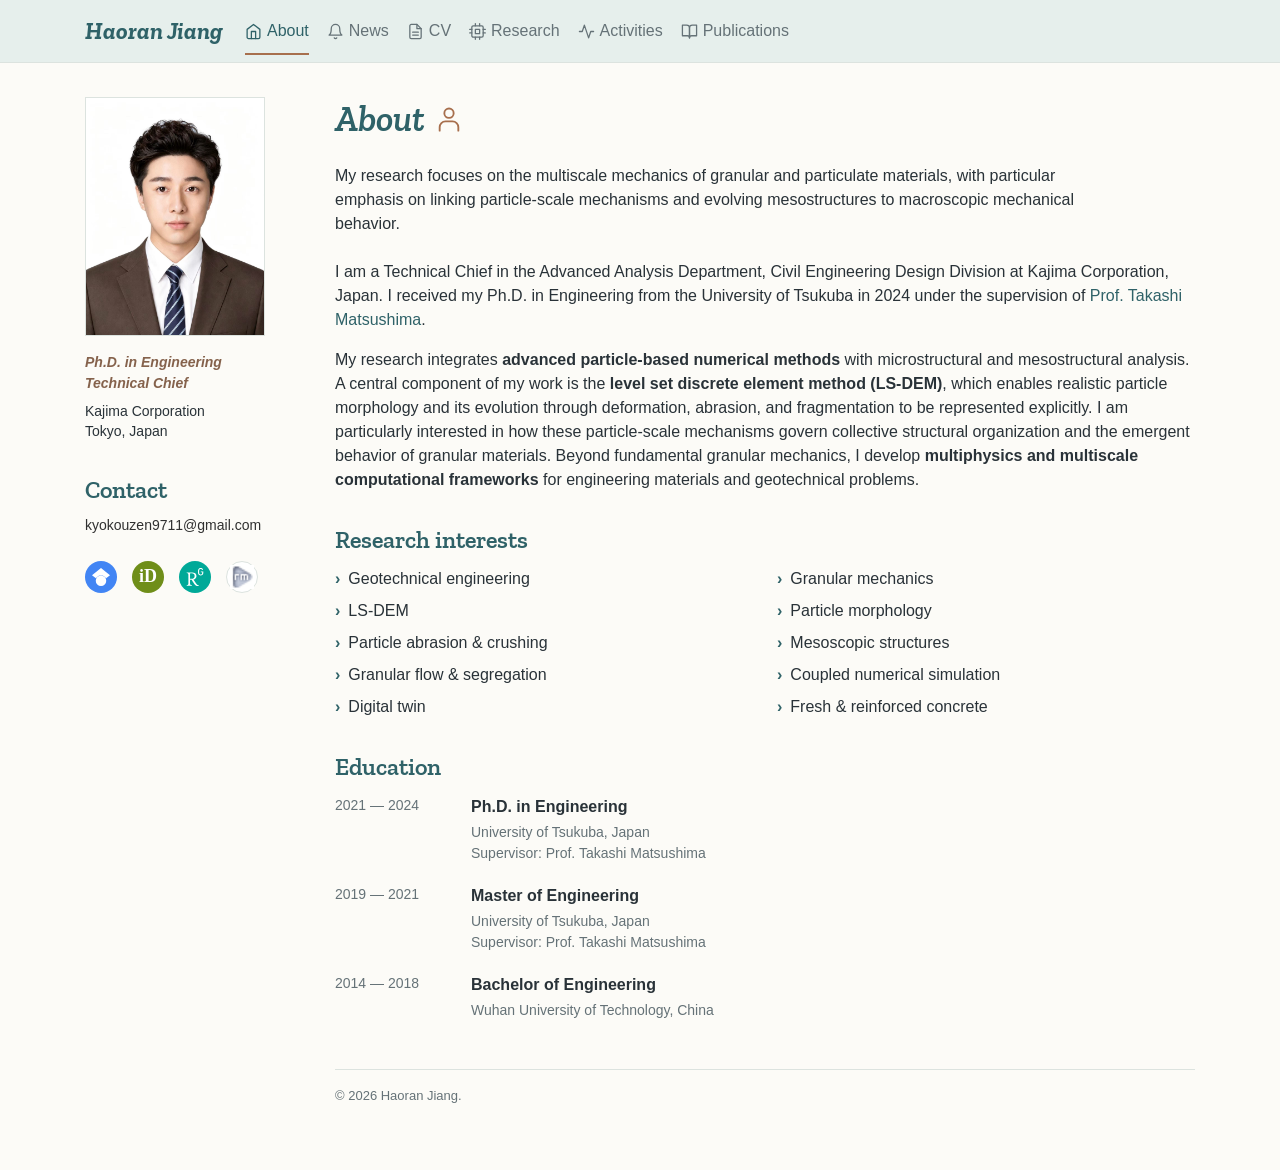
<file: index.html>
<!doctype html>
<html lang="en"><head><meta charset="utf-8"><meta name="viewport" content="width=device-width, initial-scale=1"><title>About | Haoran Jiang</title><meta name="description" content="Haoran Jiang — granular mechanics, LS-DEM, and coupled numerical simulation. Technical Chief at Kajima Corporation, Japan."><link rel="stylesheet" href="/style.css?v=20260927b"><link rel="icon" type="image/svg+xml" href="data:image/svg+xml,%3Csvg xmlns='http://www.w3.org/2000/svg' viewBox='0 0 32 32'%3E%3Crect width='32' height='32' fill='%232f6268'/%3E%3Ctext x='16' y='23' text-anchor='middle' font-family='Georgia' font-size='22' fill='white'%3EH%3C/text%3E%3C/svg%3E"></head>
<body><a class="skip" href="#content">Skip to content</a>
<header><div class="nav-inner"><a class="brand" href="/">Haoran Jiang</a><nav aria-label="Main navigation"><a href="/" aria-current="page"><span class="nav-icon" aria-hidden="true"><svg aria-hidden="true" fill="none" focusable="false" stroke="currentColor" stroke-linecap="round" stroke-linejoin="round" stroke-width="1.8" viewBox="0 0 24 24"><path d="M3 9l9-7 9 7v11a2 2 0 0 1-2 2H5a2 2 0 0 1-2-2z"></path><polyline points="9 22 9 12 15 12 15 22"></polyline></svg></span>About</a>
<a href="/news.html"><span class="nav-icon" aria-hidden="true"><svg aria-hidden="true" fill="none" focusable="false" stroke="currentColor" stroke-linecap="round" stroke-linejoin="round" stroke-width="1.8" viewBox="0 0 24 24"><path d="M18 8A6 6 0 0 0 6 8c0 7-3 9-3 9h18s-3-2-3-9"></path><path d="M13.73 21a2 2 0 0 1-3.46 0"></path></svg></span>News</a>
<a href="/cv.html"><span class="nav-icon" aria-hidden="true"><svg aria-hidden="true" fill="none" focusable="false" stroke="currentColor" stroke-linecap="round" stroke-linejoin="round" stroke-width="1.8" viewBox="0 0 24 24"><path d="M14 2H6a2 2 0 0 0-2 2v16a2 2 0 0 0 2 2h12a2 2 0 0 0 2-2V8z"></path><polyline points="14 2 14 8 20 8"></polyline><line x1="16" x2="8" y1="13" y2="13"></line><line x1="16" x2="8" y1="17" y2="17"></line></svg></span>CV</a>
<a href="/research.html"><span class="nav-icon" aria-hidden="true"><svg aria-hidden="true" fill="none" focusable="false" stroke="currentColor" stroke-linecap="round" stroke-linejoin="round" stroke-width="1.8" viewBox="0 0 24 24"><rect height="16" rx="2" width="16" x="4" y="4"></rect><rect height="6" width="6" x="9" y="9"></rect><line x1="9" x2="9" y1="1" y2="4"></line><line x1="15" x2="15" y1="1" y2="4"></line><line x1="9" x2="9" y1="20" y2="23"></line><line x1="15" x2="15" y1="20" y2="23"></line><line x1="20" x2="23" y1="9" y2="9"></line><line x1="20" x2="23" y1="14" y2="14"></line><line x1="1" x2="4" y1="9" y2="9"></line><line x1="1" x2="4" y1="14" y2="14"></line></svg></span>Research</a>
<a href="/activities.html"><span class="nav-icon" aria-hidden="true"><svg aria-hidden="true" fill="none" focusable="false" stroke="currentColor" stroke-linecap="round" stroke-linejoin="round" stroke-width="1.8" viewBox="0 0 24 24"><polyline points="22 12 18 12 15 21 9 3 6 12 2 12"></polyline></svg></span>Activities</a>
<a href="/publications.html"><span class="nav-icon" aria-hidden="true"><svg aria-hidden="true" fill="none" focusable="false" stroke="currentColor" stroke-linecap="round" stroke-linejoin="round" stroke-width="1.8" viewBox="0 0 24 24"><path d="M2 3h6a4 4 0 0 1 4 4v14a3 3 0 0 0-3-3H2z"></path><path d="M22 3h-6a4 4 0 0 0-4 4v14a3 3 0 0 1 3-3h7z"></path></svg></span>Publications</a></nav></div>
</header>
<div class="layout"><aside aria-label="Profile">
<!-- Replace portrait.jpg in the repository root to update your photo on every page. -->
<img class="portrait" src="/portrait.jpg" alt="Portrait of Haoran Jiang" width="1280" height="1707">
<div class="profile-copy"><p class="role">Ph.D. in Engineering<br>Technical Chief</p>
<p>Kajima Corporation<br>Tokyo, Japan</p>
</div>

<div class="contact"><h2>Contact</h2>
<a href="mailto:kyokouzen9711@gmail.com">kyokouzen9711@gmail.com</a></div>

<div class="social" aria-label="Academic profiles">
<a class="scholar" title="Google Scholar" aria-label="Haoran Jiang on Google Scholar" href="https://scholar.google.co.jp/citations?user=Uey8y_cAAAAJ&amp;hl=en"><svg aria-hidden="true" fill="currentColor" focusable="false" viewBox="0 0 24 24"><path d="M5.242 13.769L0 9.5 12 0l12 9.5-5.242 4.269C17.548 11.249 14.978 9.5 12 9.5c-2.977 0-5.548 1.748-6.758 4.269zM12 10a7 7 0 1 0 0 14 7 7 0 0 0 0-14z"></path></svg></a>
<a class="orcid" title="ORCID" aria-label="Haoran Jiang on ORCID" href="https://orcid.org/0009-0003-9077-0964"><span aria-hidden="true" class="orcid-mark">iD</span></a>
<a class="researchgate" title="ResearchGate" aria-label="Haoran Jiang on ResearchGate" href="https://www.researchgate.net/profile/Haoran_Jiang10?ev=hdr_xprf"><svg aria-hidden="true" fill="currentColor" focusable="false" viewBox="0 0 24 24"><path d="M19.586 0c-.818 0-1.508.19-2.073.565-.563.377-.97.936-1.213 1.68a3.193 3.193 0 0 0-.112.437 8.365 8.365 0 0 0-.078.53 9 9 0 0 0-.05.727c-.01.282-.013.621-.013 1.016a31.121 31.123 0 0 0 .014 1.017 9 9 0 0 0 .05.727 7.946 7.946 0 0 0 .077.53h-.005a3.334 3.334 0 0 0 .113.438c.245.743.65 1.303 1.214 1.68.565.376 1.256.564 2.075.564.8 0 1.536-.213 2.105-.603.57-.39.94-.916 1.175-1.65.076-.235.135-.558.177-.93a10.9 10.9 0 0 0 .043-1.207v-.82c0-.095-.047-.142-.14-.142h-3.064c-.094 0-.14.047-.14.141v.956c0 .094.046.14.14.14h1.666c.056 0 .084.03.084.086 0 .36 0 .62-.036.865-.038.244-.1.447-.147.606-.108.385-.348.664-.638.876-.29.212-.738.35-1.227.35-.545 0-.901-.15-1.21-.353-.306-.203-.517-.454-.67-.915a3.136 3.136 0 0 1-.147-.762 17.366 17.367 0 0 1-.034-.656c-.01-.26-.014-.572-.014-.939a26.401 26.403 0 0 1 .014-.938 15.821 15.822 0 0 1 .035-.656 3.19 3.19 0 0 1 .148-.76 1.89 1.89 0 0 1 .742-1.01c.344-.244.593-.352 1.137-.352.508 0 .815.096 1.144.303.33.207.528.492.764.925.047.094.111.118.198.07l1.044-.43c.075-.048.09-.115.042-.199a3.549 3.549 0 0 0-.466-.742 3 3 0 0 0-.679-.607 3.313 3.313 0 0 0-.903-.41A4.068 4.068 0 0 0 19.586 0zM8.217 5.836c-1.69 0-3.036.086-4.297.086-1.146 0-2.291 0-3.007-.029v.831l1.088.2c.744.144 1.174.488 1.174 2.264v11.288c0 1.777-.43 2.12-1.174 2.263l-1.088.2v.832c.773-.029 2.12-.086 3.465-.086 1.29 0 2.951.057 3.667.086v-.831l-1.49-.2c-.773-.115-1.174-.487-1.174-2.264v-4.784c.688.057 1.29.057 2.206.057 1.748 3.123 3.41 5.472 4.355 6.56.86 1.032 2.177 1.691 3.839 1.691.487 0 1.003-.086 1.318-.23v-.744c-1.031 0-2.063-.716-2.808-1.518-1.26-1.376-2.95-3.582-4.355-6.074 2.32-.545 4.04-2.722 4.04-4.9 0-3.208-2.492-4.698-5.758-4.698zm-.515 1.29c2.406 0 3.839 1.26 3.839 3.552 0 2.263-1.547 3.782-4.097 3.782-.974 0-1.404-.03-2.063-.086v-7.19c.66-.059 1.547-.059 2.32-.059z"></path></svg></a>
<a class="researchmap" title="researchmap" aria-label="Haoran Jiang on researchmap" href="https://researchmap.jp/Haoran_Jiang?lang=en"><img src="/researchmap.ico" alt="" width="24" height="24"></a>
</div>
</aside><main id="content"><h1>About<span class="title-icon" aria-hidden="true"><svg viewBox="0 0 24 24" fill="none" stroke="currentColor" stroke-width="1.6" stroke-linecap="round"><circle cx="12" cy="7" r="4"/><path d="M4 22v-3a5 5 0 0 1 5-5h6a5 5 0 0 1 5 5v3"/></svg></span></h1>
<p class="lead">
My research focuses on the multiscale mechanics of granular and particulate materials, with particular emphasis on linking particle-scale mechanisms and evolving mesostructures to macroscopic mechanical behavior.</p>
<p>I am a Technical Chief in the Advanced Analysis Department, Civil Engineering Design Division at Kajima Corporation, Japan. I received my Ph.D. in Engineering from the University of Tsukuba in 2024 under the supervision of <a href="https://scholar.google.co.jp/citations?user=0Ok3_D0AAAAJ&amp;hl=en&amp;oi=ao" target="_blank" rel="noopener noreferrer">Prof. Takashi Matsushima</a>.</p>
<p>My research integrates <strong>advanced particle-based numerical methods</strong> with microstructural and mesostructural analysis. A central component of my work is the <strong>level set discrete element method (LS-DEM)</strong>, which enables realistic particle morphology and its evolution through deformation, abrasion, and fragmentation to be represented explicitly. I am particularly interested in how these particle-scale mechanisms govern collective structural organization and the emergent behavior of granular materials. Beyond fundamental granular mechanics, I develop <strong>multiphysics and multiscale computational frameworks</strong> for engineering materials and geotechnical problems. </p>
<h2>Research interests</h2>
<div class="tags"><span>Geotechnical engineering</span><span>Granular mechanics</span><span>LS-DEM</span><span>Particle morphology</span><span>Particle abrasion & crushing</span><span>Mesoscopic structures</span><span>Granular flow & segregation</span><span>Coupled numerical simulation</span><span>Digital twin</span><span>Fresh & reinforced concrete</span></div>
<h2>Education</h2>
<div class="timeline"><article><time>2021 — 2024</time><div><h3>Ph.D. in Engineering</h3>
<p>University of Tsukuba, Japan<br>Supervisor: Prof. Takashi Matsushima</p>
</div>
</article>
<article><time>2019 — 2021</time><div><h3>Master of Engineering</h3>
<p>University of Tsukuba, Japan<br>Supervisor: Prof. Takashi Matsushima</p>
</div>
</article>
<article><time>2014 — 2018</time><div><h3>Bachelor of Engineering</h3>
<p>Wuhan University of Technology, China</p>
</div>
</article>
</div>
<footer>© 2026 Haoran Jiang.</footer></main></div>

</body></html>
</file>
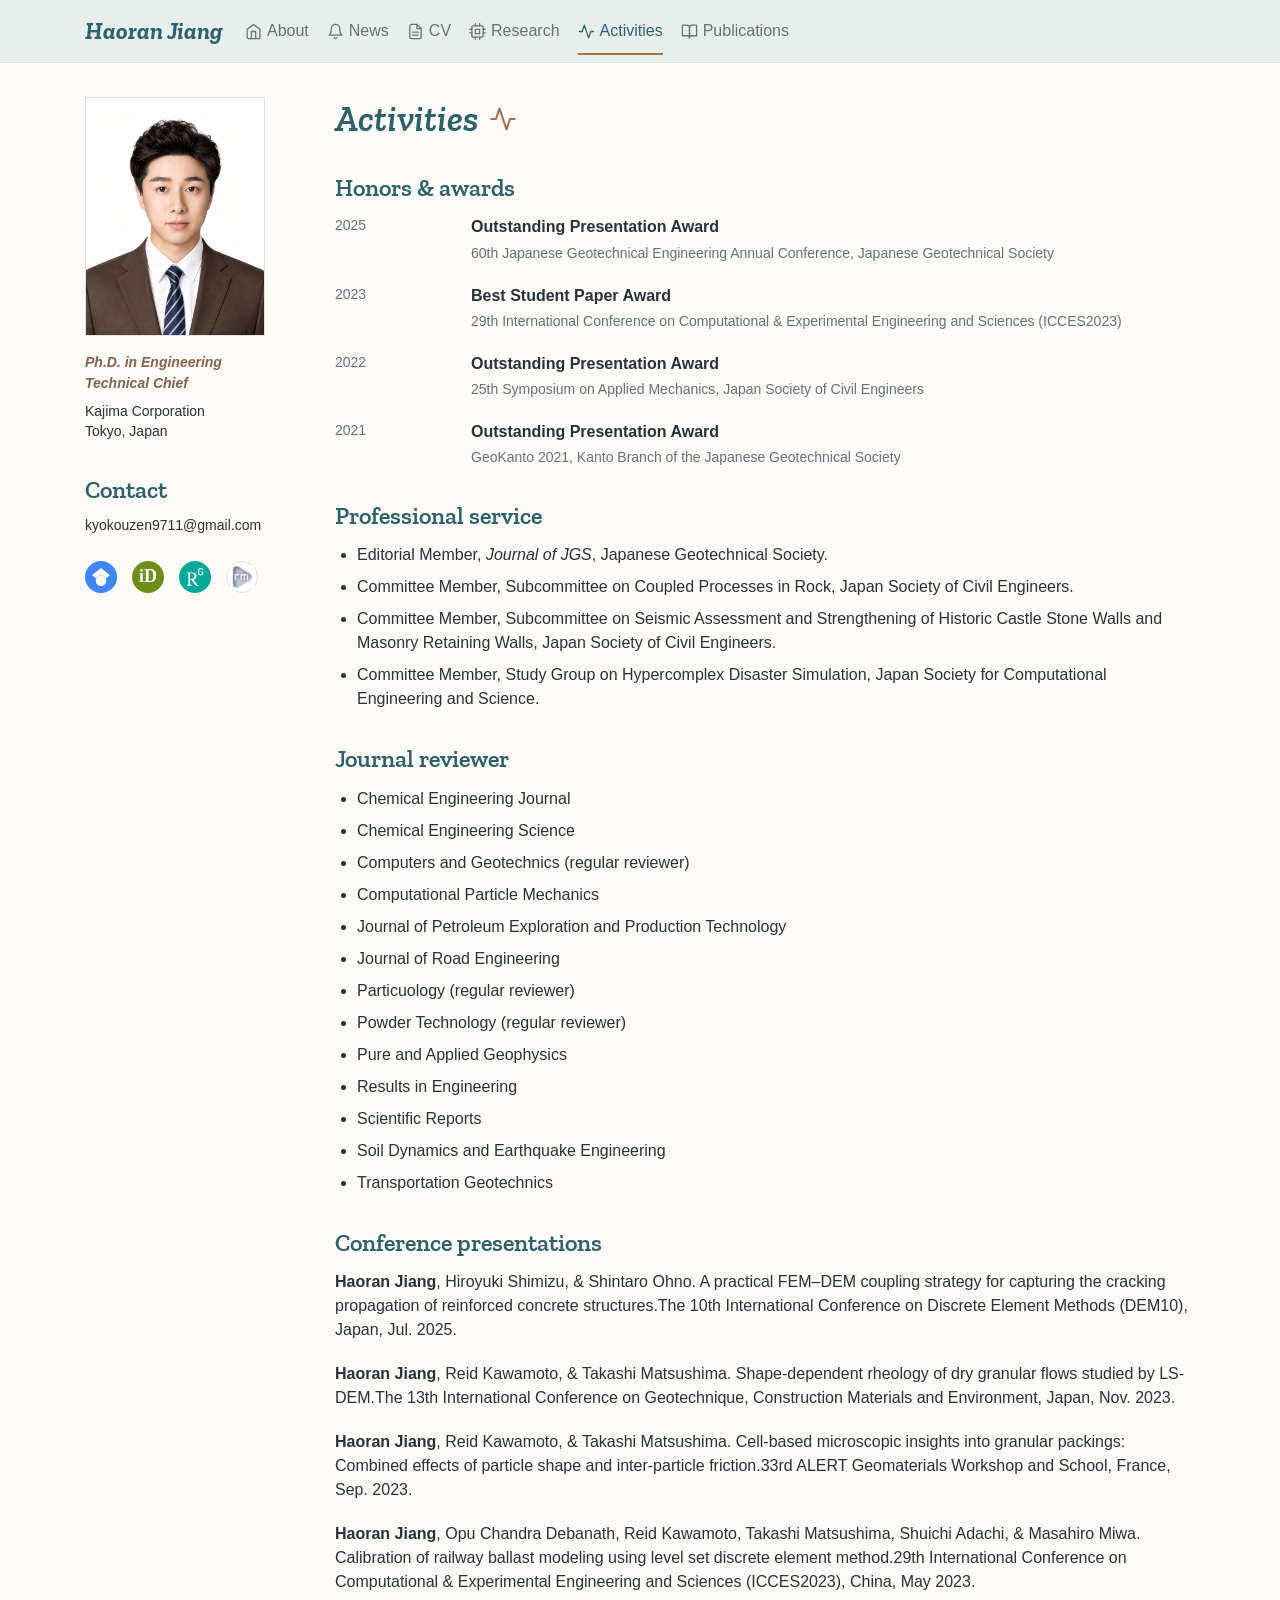
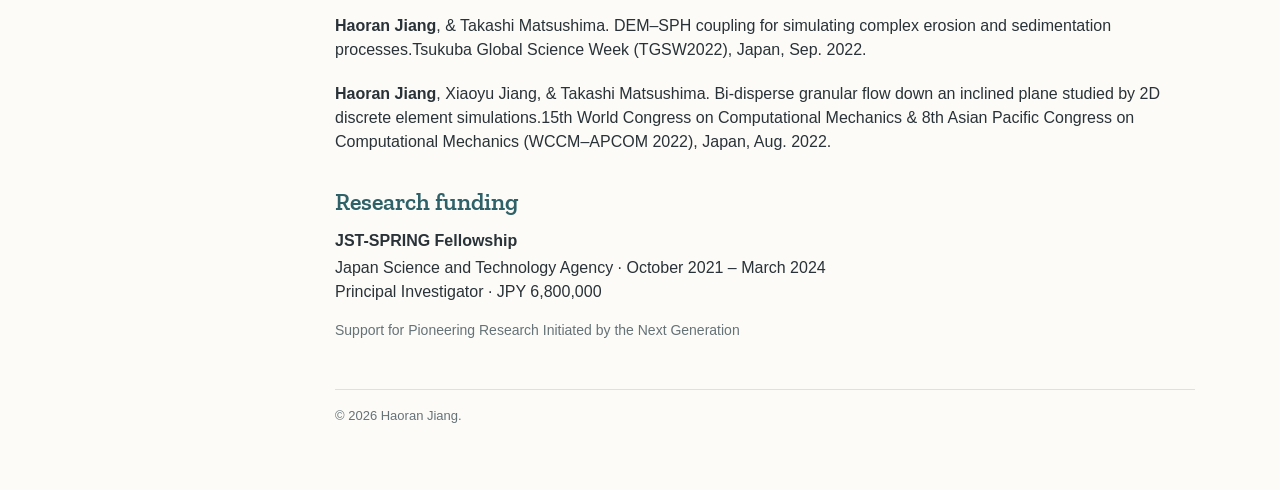
<file: activities.html>
<!doctype html>
<html lang="en"><head><meta charset="utf-8"><meta name="viewport" content="width=device-width, initial-scale=1"><title>Activities | Haoran Jiang</title><meta name="description" content="Haoran Jiang — granular mechanics, LS-DEM, and coupled numerical simulation. Technical Chief at Kajima Corporation, Japan."><link rel="stylesheet" href="/style.css?v=20260927b"><link rel="icon" type="image/svg+xml" href="data:image/svg+xml,%3Csvg xmlns='http://www.w3.org/2000/svg' viewBox='0 0 32 32'%3E%3Crect width='32' height='32' fill='%232f6268'/%3E%3Ctext x='16' y='23' text-anchor='middle' font-family='Georgia' font-size='22' fill='white'%3EH%3C/text%3E%3C/svg%3E"></head>
<body><a class="skip" href="#content">Skip to content</a>
<header><div class="nav-inner"><a class="brand" href="/">Haoran Jiang</a><nav aria-label="Main navigation"><a href="/"><span class="nav-icon" aria-hidden="true"><svg aria-hidden="true" fill="none" focusable="false" stroke="currentColor" stroke-linecap="round" stroke-linejoin="round" stroke-width="1.8" viewBox="0 0 24 24"><path d="M3 9l9-7 9 7v11a2 2 0 0 1-2 2H5a2 2 0 0 1-2-2z"></path><polyline points="9 22 9 12 15 12 15 22"></polyline></svg></span>About</a>
<a href="/news.html"><span class="nav-icon" aria-hidden="true"><svg aria-hidden="true" fill="none" focusable="false" stroke="currentColor" stroke-linecap="round" stroke-linejoin="round" stroke-width="1.8" viewBox="0 0 24 24"><path d="M18 8A6 6 0 0 0 6 8c0 7-3 9-3 9h18s-3-2-3-9"></path><path d="M13.73 21a2 2 0 0 1-3.46 0"></path></svg></span>News</a>
<a href="/cv.html"><span class="nav-icon" aria-hidden="true"><svg aria-hidden="true" fill="none" focusable="false" stroke="currentColor" stroke-linecap="round" stroke-linejoin="round" stroke-width="1.8" viewBox="0 0 24 24"><path d="M14 2H6a2 2 0 0 0-2 2v16a2 2 0 0 0 2 2h12a2 2 0 0 0 2-2V8z"></path><polyline points="14 2 14 8 20 8"></polyline><line x1="16" x2="8" y1="13" y2="13"></line><line x1="16" x2="8" y1="17" y2="17"></line></svg></span>CV</a>
<a href="/research.html"><span class="nav-icon" aria-hidden="true"><svg aria-hidden="true" fill="none" focusable="false" stroke="currentColor" stroke-linecap="round" stroke-linejoin="round" stroke-width="1.8" viewBox="0 0 24 24"><rect height="16" rx="2" width="16" x="4" y="4"></rect><rect height="6" width="6" x="9" y="9"></rect><line x1="9" x2="9" y1="1" y2="4"></line><line x1="15" x2="15" y1="1" y2="4"></line><line x1="9" x2="9" y1="20" y2="23"></line><line x1="15" x2="15" y1="20" y2="23"></line><line x1="20" x2="23" y1="9" y2="9"></line><line x1="20" x2="23" y1="14" y2="14"></line><line x1="1" x2="4" y1="9" y2="9"></line><line x1="1" x2="4" y1="14" y2="14"></line></svg></span>Research</a>
<a href="/activities.html" aria-current="page"><span class="nav-icon" aria-hidden="true"><svg aria-hidden="true" fill="none" focusable="false" stroke="currentColor" stroke-linecap="round" stroke-linejoin="round" stroke-width="1.8" viewBox="0 0 24 24"><polyline points="22 12 18 12 15 21 9 3 6 12 2 12"></polyline></svg></span>Activities</a>
<a href="/publications.html"><span class="nav-icon" aria-hidden="true"><svg aria-hidden="true" fill="none" focusable="false" stroke="currentColor" stroke-linecap="round" stroke-linejoin="round" stroke-width="1.8" viewBox="0 0 24 24"><path d="M2 3h6a4 4 0 0 1 4 4v14a3 3 0 0 0-3-3H2z"></path><path d="M22 3h-6a4 4 0 0 0-4 4v14a3 3 0 0 1 3-3h7z"></path></svg></span>Publications</a></nav></div>
</header>
<div class="layout"><aside aria-label="Profile">
<!-- Replace portrait.jpg in the repository root to update your photo on every page. -->
<img class="portrait" src="/portrait.jpg" alt="Portrait of Haoran Jiang" width="1280" height="1707">
<div class="profile-copy"><p class="role">Ph.D. in Engineering<br>Technical Chief</p>
<p>Kajima Corporation<br>Tokyo, Japan</p>
</div>

<div class="contact"><h2>Contact</h2>
<a href="mailto:kyokouzen9711@gmail.com">kyokouzen9711@gmail.com</a></div>

<div class="social" aria-label="Academic profiles">
<a class="scholar" title="Google Scholar" aria-label="Haoran Jiang on Google Scholar" href="https://scholar.google.co.jp/citations?user=Uey8y_cAAAAJ&amp;hl=en"><svg aria-hidden="true" fill="currentColor" focusable="false" viewBox="0 0 24 24"><path d="M5.242 13.769L0 9.5 12 0l12 9.5-5.242 4.269C17.548 11.249 14.978 9.5 12 9.5c-2.977 0-5.548 1.748-6.758 4.269zM12 10a7 7 0 1 0 0 14 7 7 0 0 0 0-14z"></path></svg></a>
<a class="orcid" title="ORCID" aria-label="Haoran Jiang on ORCID" href="https://orcid.org/0009-0003-9077-0964"><span aria-hidden="true" class="orcid-mark">iD</span></a>
<a class="researchgate" title="ResearchGate" aria-label="Haoran Jiang on ResearchGate" href="https://www.researchgate.net/profile/Haoran_Jiang10?ev=hdr_xprf"><svg aria-hidden="true" fill="currentColor" focusable="false" viewBox="0 0 24 24"><path d="M19.586 0c-.818 0-1.508.19-2.073.565-.563.377-.97.936-1.213 1.68a3.193 3.193 0 0 0-.112.437 8.365 8.365 0 0 0-.078.53 9 9 0 0 0-.05.727c-.01.282-.013.621-.013 1.016a31.121 31.123 0 0 0 .014 1.017 9 9 0 0 0 .05.727 7.946 7.946 0 0 0 .077.53h-.005a3.334 3.334 0 0 0 .113.438c.245.743.65 1.303 1.214 1.68.565.376 1.256.564 2.075.564.8 0 1.536-.213 2.105-.603.57-.39.94-.916 1.175-1.65.076-.235.135-.558.177-.93a10.9 10.9 0 0 0 .043-1.207v-.82c0-.095-.047-.142-.14-.142h-3.064c-.094 0-.14.047-.14.141v.956c0 .094.046.14.14.14h1.666c.056 0 .084.03.084.086 0 .36 0 .62-.036.865-.038.244-.1.447-.147.606-.108.385-.348.664-.638.876-.29.212-.738.35-1.227.35-.545 0-.901-.15-1.21-.353-.306-.203-.517-.454-.67-.915a3.136 3.136 0 0 1-.147-.762 17.366 17.367 0 0 1-.034-.656c-.01-.26-.014-.572-.014-.939a26.401 26.403 0 0 1 .014-.938 15.821 15.822 0 0 1 .035-.656 3.19 3.19 0 0 1 .148-.76 1.89 1.89 0 0 1 .742-1.01c.344-.244.593-.352 1.137-.352.508 0 .815.096 1.144.303.33.207.528.492.764.925.047.094.111.118.198.07l1.044-.43c.075-.048.09-.115.042-.199a3.549 3.549 0 0 0-.466-.742 3 3 0 0 0-.679-.607 3.313 3.313 0 0 0-.903-.41A4.068 4.068 0 0 0 19.586 0zM8.217 5.836c-1.69 0-3.036.086-4.297.086-1.146 0-2.291 0-3.007-.029v.831l1.088.2c.744.144 1.174.488 1.174 2.264v11.288c0 1.777-.43 2.12-1.174 2.263l-1.088.2v.832c.773-.029 2.12-.086 3.465-.086 1.29 0 2.951.057 3.667.086v-.831l-1.49-.2c-.773-.115-1.174-.487-1.174-2.264v-4.784c.688.057 1.29.057 2.206.057 1.748 3.123 3.41 5.472 4.355 6.56.86 1.032 2.177 1.691 3.839 1.691.487 0 1.003-.086 1.318-.23v-.744c-1.031 0-2.063-.716-2.808-1.518-1.26-1.376-2.95-3.582-4.355-6.074 2.32-.545 4.04-2.722 4.04-4.9 0-3.208-2.492-4.698-5.758-4.698zm-.515 1.29c2.406 0 3.839 1.26 3.839 3.552 0 2.263-1.547 3.782-4.097 3.782-.974 0-1.404-.03-2.063-.086v-7.19c.66-.059 1.547-.059 2.32-.059z"></path></svg></a>
<a class="researchmap" title="researchmap" aria-label="Haoran Jiang on researchmap" href="https://researchmap.jp/Haoran_Jiang?lang=en"><img src="/researchmap.ico" alt="" width="24" height="24"></a>
</div>
</aside><main id="content"><h1>Activities<span class="title-icon" aria-hidden="true"><svg aria-hidden="true" fill="none" focusable="false" stroke="currentColor" stroke-linecap="round" stroke-linejoin="round" stroke-width="1.8" viewBox="0 0 24 24"><polyline points="22 12 18 12 15 21 9 3 6 12 2 12"></polyline></svg></span></h1>
<h2>Honors & awards</h2>
<div class="timeline"><article><time>2025</time><div><h3>Outstanding Presentation Award</h3>
<p>60th Japanese Geotechnical Engineering Annual Conference, Japanese Geotechnical Society</p>
</div>
</article>
<article><time>2023</time><div><h3>Best Student Paper Award</h3>
<p>29th International Conference on Computational & Experimental Engineering and Sciences (ICCES2023)</p>
</div>
</article>
<article><time>2022</time><div><h3>Outstanding Presentation Award</h3>
<p>25th Symposium on Applied Mechanics, Japan Society of Civil Engineers</p>
</div>
</article>
<article><time>2021</time><div><h3>Outstanding Presentation Award</h3>
<p>GeoKanto 2021, Kanto Branch of the Japanese Geotechnical Society</p>
</div>
</article>
</div>
<h2>Professional service</h2>
<ul class="reviewer-list">
<li>Editorial Member, <em>Journal of JGS</em>, Japanese Geotechnical Society.</li>
<li>Committee Member, Subcommittee on Coupled Processes in Rock, Japan Society of Civil Engineers.</li>
<li>Committee Member, Subcommittee on Seismic Assessment and Strengthening of Historic Castle Stone Walls and Masonry Retaining Walls, Japan Society of Civil Engineers.</li>
<li>Committee Member, Study Group on Hypercomplex Disaster Simulation, Japan Society for Computational Engineering and Science.</li>
</ul>
<h2>Journal reviewer</h2>
<ul class="reviewer-list">
<li>Chemical Engineering Journal</li>
<li>Chemical Engineering Science</li>
<li>Computers and Geotechnics (regular reviewer)</li>
<li>Computational Particle Mechanics</li>
<li>Journal of Petroleum Exploration and Production Technology</li>
<li>Journal of Road Engineering</li>
<li>Particuology (regular reviewer)</li>
<li>Powder Technology (regular reviewer)</li>
<li>Pure and Applied Geophysics</li>
<li>Results in Engineering</li>
<li>Scientific Reports</li>
<li>Soil Dynamics and Earthquake Engineering</li>
<li>Transportation Geotechnics</li>
</ul>
<h2>Conference presentations</h2>
<p class="presentation"><strong>Haoran Jiang</strong>, Hiroyuki Shimizu, &amp; Shintaro Ohno. A practical FEM–DEM coupling strategy for capturing the cracking propagation of reinforced concrete structures.The 10th International Conference on Discrete Element Methods (DEM10), Japan, Jul. 2025.</p>
<p class="presentation"><strong>Haoran Jiang</strong>, Reid Kawamoto, &amp; Takashi Matsushima. Shape-dependent rheology of dry granular flows studied by LS-DEM.The 13th International Conference on Geotechnique, Construction Materials and Environment, Japan, Nov. 2023.</p>
<p class="presentation"><strong>Haoran Jiang</strong>, Reid Kawamoto, &amp; Takashi Matsushima. Cell-based microscopic insights into granular packings: Combined effects of particle shape and inter-particle friction.33rd ALERT Geomaterials Workshop and School, France, Sep. 2023.</p>
<p class="presentation"><strong>Haoran Jiang</strong>, Opu Chandra Debanath, Reid Kawamoto, Takashi Matsushima, Shuichi Adachi, &amp; Masahiro Miwa. Calibration of railway ballast modeling using level set discrete element method.29th International Conference on Computational &amp; Experimental Engineering and Sciences (ICCES2023), China, May 2023.</p>
<p class="presentation"><strong>Haoran Jiang</strong>, &amp; Takashi Matsushima. DEM–SPH coupling for simulating complex erosion and sedimentation processes.Tsukuba Global Science Week (TGSW2022), Japan, Sep. 2022.</p>
<p class="presentation"><strong>Haoran Jiang</strong>, Xiaoyu Jiang, &amp; Takashi Matsushima. Bi-disperse granular flow down an inclined plane studied by 2D discrete element simulations.15th World Congress on Computational Mechanics &amp; 8th Asian Pacific Congress on Computational Mechanics (WCCM–APCOM 2022), Japan, Aug. 2022.</p>
<h2>Research funding</h2>
<h3>JST-SPRING Fellowship</h3>
<p>Japan Science and Technology Agency · October 2021 – March 2024<br>Principal Investigator · JPY 6,800,000</p>
<p class="muted">Support for Pioneering Research Initiated by the Next Generation</p>
<footer>© 2026 Haoran Jiang.</footer></main></div>

</body></html>
</file>
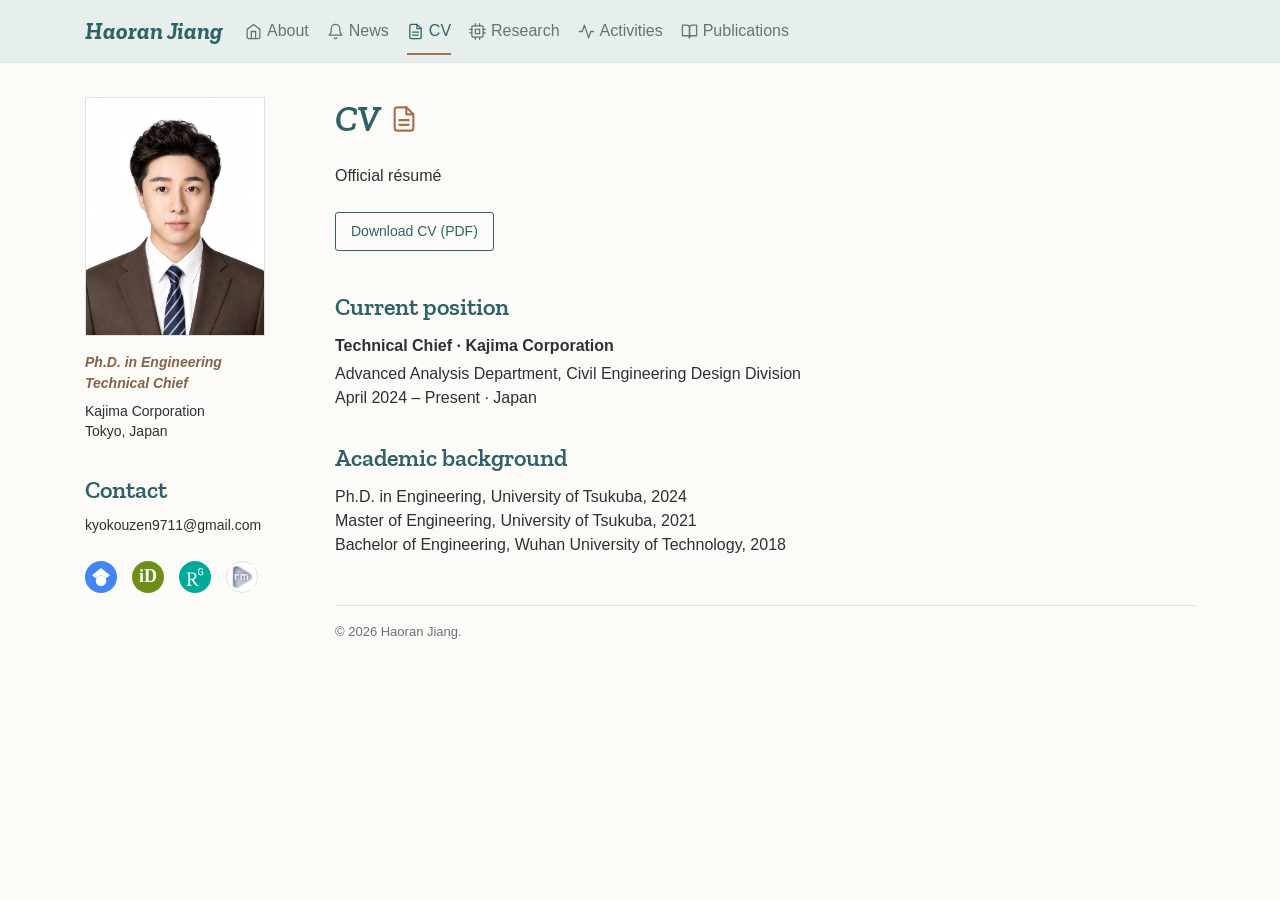
<file: cv.html>
<!doctype html>
<html lang="en"><head><meta charset="utf-8"><meta name="viewport" content="width=device-width, initial-scale=1"><title>CV | Haoran Jiang</title><meta name="description" content="Haoran Jiang — granular mechanics, LS-DEM, and coupled numerical simulation. Technical Chief at Kajima Corporation, Japan."><link rel="stylesheet" href="/style.css?v=20260927b"><link rel="icon" type="image/svg+xml" href="data:image/svg+xml,%3Csvg xmlns='http://www.w3.org/2000/svg' viewBox='0 0 32 32'%3E%3Crect width='32' height='32' fill='%232f6268'/%3E%3Ctext x='16' y='23' text-anchor='middle' font-family='Georgia' font-size='22' fill='white'%3EH%3C/text%3E%3C/svg%3E"></head>
<body><a class="skip" href="#content">Skip to content</a>
<header><div class="nav-inner"><a class="brand" href="/">Haoran Jiang</a><nav aria-label="Main navigation"><a href="/"><span class="nav-icon" aria-hidden="true"><svg aria-hidden="true" fill="none" focusable="false" stroke="currentColor" stroke-linecap="round" stroke-linejoin="round" stroke-width="1.8" viewBox="0 0 24 24"><path d="M3 9l9-7 9 7v11a2 2 0 0 1-2 2H5a2 2 0 0 1-2-2z"></path><polyline points="9 22 9 12 15 12 15 22"></polyline></svg></span>About</a>
<a href="/news.html"><span class="nav-icon" aria-hidden="true"><svg aria-hidden="true" fill="none" focusable="false" stroke="currentColor" stroke-linecap="round" stroke-linejoin="round" stroke-width="1.8" viewBox="0 0 24 24"><path d="M18 8A6 6 0 0 0 6 8c0 7-3 9-3 9h18s-3-2-3-9"></path><path d="M13.73 21a2 2 0 0 1-3.46 0"></path></svg></span>News</a>
<a href="/cv.html" aria-current="page"><span class="nav-icon" aria-hidden="true"><svg aria-hidden="true" fill="none" focusable="false" stroke="currentColor" stroke-linecap="round" stroke-linejoin="round" stroke-width="1.8" viewBox="0 0 24 24"><path d="M14 2H6a2 2 0 0 0-2 2v16a2 2 0 0 0 2 2h12a2 2 0 0 0 2-2V8z"></path><polyline points="14 2 14 8 20 8"></polyline><line x1="16" x2="8" y1="13" y2="13"></line><line x1="16" x2="8" y1="17" y2="17"></line></svg></span>CV</a>
<a href="/research.html"><span class="nav-icon" aria-hidden="true"><svg aria-hidden="true" fill="none" focusable="false" stroke="currentColor" stroke-linecap="round" stroke-linejoin="round" stroke-width="1.8" viewBox="0 0 24 24"><rect height="16" rx="2" width="16" x="4" y="4"></rect><rect height="6" width="6" x="9" y="9"></rect><line x1="9" x2="9" y1="1" y2="4"></line><line x1="15" x2="15" y1="1" y2="4"></line><line x1="9" x2="9" y1="20" y2="23"></line><line x1="15" x2="15" y1="20" y2="23"></line><line x1="20" x2="23" y1="9" y2="9"></line><line x1="20" x2="23" y1="14" y2="14"></line><line x1="1" x2="4" y1="9" y2="9"></line><line x1="1" x2="4" y1="14" y2="14"></line></svg></span>Research</a>
<a href="/activities.html"><span class="nav-icon" aria-hidden="true"><svg aria-hidden="true" fill="none" focusable="false" stroke="currentColor" stroke-linecap="round" stroke-linejoin="round" stroke-width="1.8" viewBox="0 0 24 24"><polyline points="22 12 18 12 15 21 9 3 6 12 2 12"></polyline></svg></span>Activities</a>
<a href="/publications.html"><span class="nav-icon" aria-hidden="true"><svg aria-hidden="true" fill="none" focusable="false" stroke="currentColor" stroke-linecap="round" stroke-linejoin="round" stroke-width="1.8" viewBox="0 0 24 24"><path d="M2 3h6a4 4 0 0 1 4 4v14a3 3 0 0 0-3-3H2z"></path><path d="M22 3h-6a4 4 0 0 0-4 4v14a3 3 0 0 1 3-3h7z"></path></svg></span>Publications</a></nav></div>
</header>
<div class="layout"><aside aria-label="Profile">
<!-- Replace portrait.jpg in the repository root to update your photo on every page. -->
<img class="portrait" src="/portrait.jpg" alt="Portrait of Haoran Jiang" width="1280" height="1707">
<div class="profile-copy"><p class="role">Ph.D. in Engineering<br>Technical Chief</p>
<p>Kajima Corporation<br>Tokyo, Japan</p>
</div>

<div class="contact"><h2>Contact</h2>
<a href="mailto:kyokouzen9711@gmail.com">kyokouzen9711@gmail.com</a></div>

<div class="social" aria-label="Academic profiles">
<a class="scholar" title="Google Scholar" aria-label="Haoran Jiang on Google Scholar" href="https://scholar.google.co.jp/citations?user=Uey8y_cAAAAJ&amp;hl=en"><svg aria-hidden="true" fill="currentColor" focusable="false" viewBox="0 0 24 24"><path d="M5.242 13.769L0 9.5 12 0l12 9.5-5.242 4.269C17.548 11.249 14.978 9.5 12 9.5c-2.977 0-5.548 1.748-6.758 4.269zM12 10a7 7 0 1 0 0 14 7 7 0 0 0 0-14z"></path></svg></a>
<a class="orcid" title="ORCID" aria-label="Haoran Jiang on ORCID" href="https://orcid.org/0009-0003-9077-0964"><span aria-hidden="true" class="orcid-mark">iD</span></a>
<a class="researchgate" title="ResearchGate" aria-label="Haoran Jiang on ResearchGate" href="https://www.researchgate.net/profile/Haoran_Jiang10?ev=hdr_xprf"><svg aria-hidden="true" fill="currentColor" focusable="false" viewBox="0 0 24 24"><path d="M19.586 0c-.818 0-1.508.19-2.073.565-.563.377-.97.936-1.213 1.68a3.193 3.193 0 0 0-.112.437 8.365 8.365 0 0 0-.078.53 9 9 0 0 0-.05.727c-.01.282-.013.621-.013 1.016a31.121 31.123 0 0 0 .014 1.017 9 9 0 0 0 .05.727 7.946 7.946 0 0 0 .077.53h-.005a3.334 3.334 0 0 0 .113.438c.245.743.65 1.303 1.214 1.68.565.376 1.256.564 2.075.564.8 0 1.536-.213 2.105-.603.57-.39.94-.916 1.175-1.65.076-.235.135-.558.177-.93a10.9 10.9 0 0 0 .043-1.207v-.82c0-.095-.047-.142-.14-.142h-3.064c-.094 0-.14.047-.14.141v.956c0 .094.046.14.14.14h1.666c.056 0 .084.03.084.086 0 .36 0 .62-.036.865-.038.244-.1.447-.147.606-.108.385-.348.664-.638.876-.29.212-.738.35-1.227.35-.545 0-.901-.15-1.21-.353-.306-.203-.517-.454-.67-.915a3.136 3.136 0 0 1-.147-.762 17.366 17.367 0 0 1-.034-.656c-.01-.26-.014-.572-.014-.939a26.401 26.403 0 0 1 .014-.938 15.821 15.822 0 0 1 .035-.656 3.19 3.19 0 0 1 .148-.76 1.89 1.89 0 0 1 .742-1.01c.344-.244.593-.352 1.137-.352.508 0 .815.096 1.144.303.33.207.528.492.764.925.047.094.111.118.198.07l1.044-.43c.075-.048.09-.115.042-.199a3.549 3.549 0 0 0-.466-.742 3 3 0 0 0-.679-.607 3.313 3.313 0 0 0-.903-.41A4.068 4.068 0 0 0 19.586 0zM8.217 5.836c-1.69 0-3.036.086-4.297.086-1.146 0-2.291 0-3.007-.029v.831l1.088.2c.744.144 1.174.488 1.174 2.264v11.288c0 1.777-.43 2.12-1.174 2.263l-1.088.2v.832c.773-.029 2.12-.086 3.465-.086 1.29 0 2.951.057 3.667.086v-.831l-1.49-.2c-.773-.115-1.174-.487-1.174-2.264v-4.784c.688.057 1.29.057 2.206.057 1.748 3.123 3.41 5.472 4.355 6.56.86 1.032 2.177 1.691 3.839 1.691.487 0 1.003-.086 1.318-.23v-.744c-1.031 0-2.063-.716-2.808-1.518-1.26-1.376-2.95-3.582-4.355-6.074 2.32-.545 4.04-2.722 4.04-4.9 0-3.208-2.492-4.698-5.758-4.698zm-.515 1.29c2.406 0 3.839 1.26 3.839 3.552 0 2.263-1.547 3.782-4.097 3.782-.974 0-1.404-.03-2.063-.086v-7.19c.66-.059 1.547-.059 2.32-.059z"></path></svg></a>
<a class="researchmap" title="researchmap" aria-label="Haoran Jiang on researchmap" href="https://researchmap.jp/Haoran_Jiang?lang=en"><img src="/researchmap.ico" alt="" width="24" height="24"></a>
</div>
</aside><main id="content"><h1>CV<span class="title-icon" aria-hidden="true"><svg aria-hidden="true" fill="none" focusable="false" stroke="currentColor" stroke-linecap="round" stroke-linejoin="round" stroke-width="1.8" viewBox="0 0 24 24"><path d="M14 2H6a2 2 0 0 0-2 2v16a2 2 0 0 0 2 2h12a2 2 0 0 0 2-2V8z"></path><polyline points="14 2 14 8 20 8"></polyline><line x1="16" x2="8" y1="13" y2="13"></line><line x1="16" x2="8" y1="17" y2="17"></line></svg></span></h1>
<p class="lead">Official résumé</p>
<a class="button" href="/HaoranJiang_CV2026.pdf" download>Download CV (PDF)</a><h2>Current position</h2>
<h3>Technical Chief · Kajima Corporation</h3>
<p>Advanced Analysis Department, Civil Engineering Design Division<br>April 2024 – Present · Japan</p>
<h2>Academic background</h2>
<p>Ph.D. in Engineering, University of Tsukuba, 2024<br>Master of Engineering, University of Tsukuba, 2021<br>Bachelor of Engineering, Wuhan University of Technology, 2018</p>
<footer>© 2026 Haoran Jiang.</footer></main></div>

</body></html>
</file>
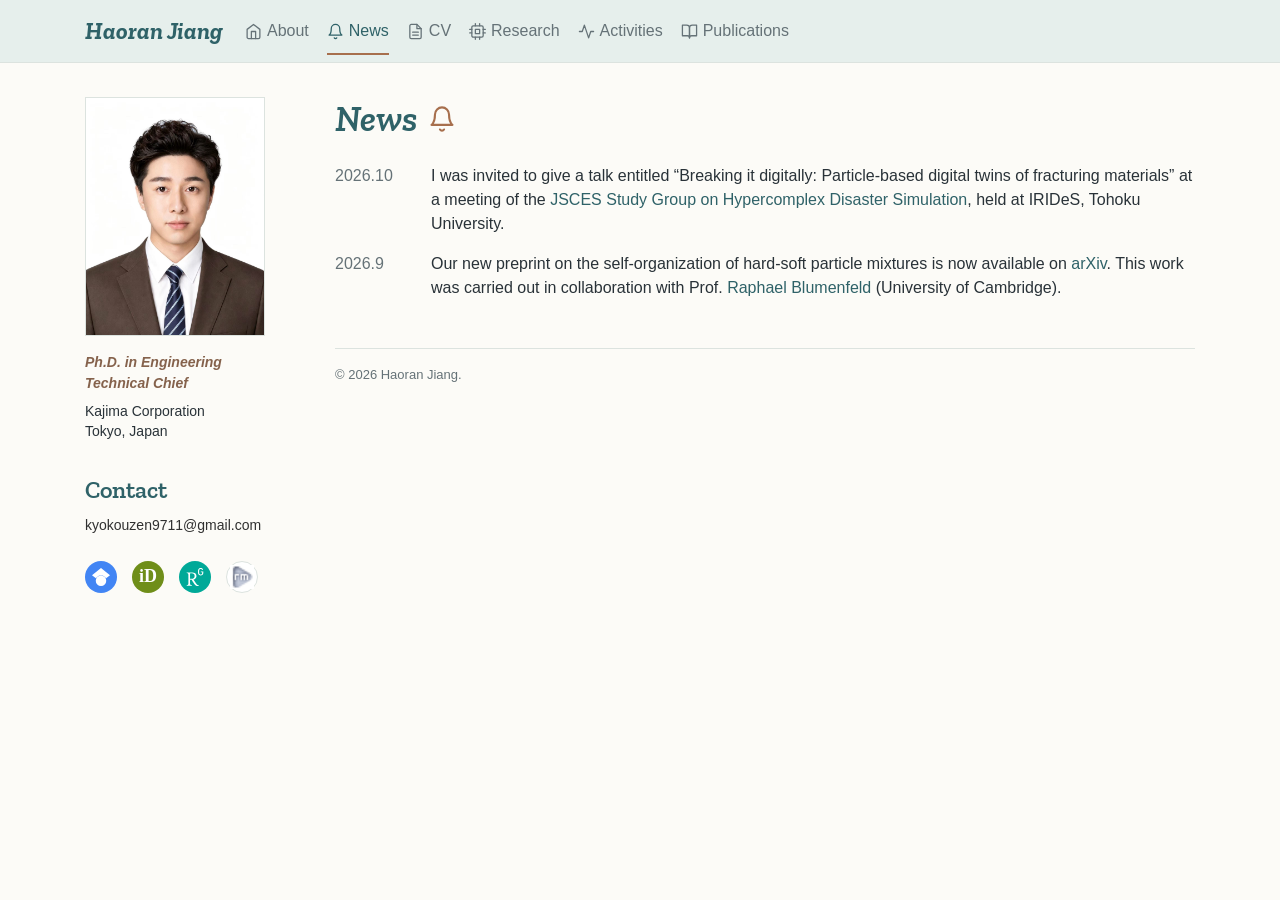
<file: news.html>
<!doctype html>
<html lang="en"><head><meta charset="utf-8"><meta name="viewport" content="width=device-width, initial-scale=1"><title>News | Haoran Jiang</title><meta name="description" content="Haoran Jiang — granular mechanics, LS-DEM, and coupled numerical simulation. Technical Chief at Kajima Corporation, Japan."><link rel="stylesheet" href="/style.css?v=20260927b"><link rel="icon" type="image/svg+xml" href="data:image/svg+xml,%3Csvg xmlns='http://www.w3.org/2000/svg' viewBox='0 0 32 32'%3E%3Crect width='32' height='32' fill='%232f6268'/%3E%3Ctext x='16' y='23' text-anchor='middle' font-family='Georgia' font-size='22' fill='white'%3EH%3C/text%3E%3C/svg%3E"></head>
<body><a class="skip" href="#content">Skip to content</a>
<header><div class="nav-inner"><a class="brand" href="/">Haoran Jiang</a><nav aria-label="Main navigation"><a href="/"><span class="nav-icon" aria-hidden="true"><svg aria-hidden="true" fill="none" focusable="false" stroke="currentColor" stroke-linecap="round" stroke-linejoin="round" stroke-width="1.8" viewBox="0 0 24 24"><path d="M3 9l9-7 9 7v11a2 2 0 0 1-2 2H5a2 2 0 0 1-2-2z"></path><polyline points="9 22 9 12 15 12 15 22"></polyline></svg></span>About</a>
<a href="/news.html" aria-current="page"><span class="nav-icon" aria-hidden="true"><svg aria-hidden="true" fill="none" focusable="false" stroke="currentColor" stroke-linecap="round" stroke-linejoin="round" stroke-width="1.8" viewBox="0 0 24 24"><path d="M18 8A6 6 0 0 0 6 8c0 7-3 9-3 9h18s-3-2-3-9"></path><path d="M13.73 21a2 2 0 0 1-3.46 0"></path></svg></span>News</a>
<a href="/cv.html"><span class="nav-icon" aria-hidden="true"><svg aria-hidden="true" fill="none" focusable="false" stroke="currentColor" stroke-linecap="round" stroke-linejoin="round" stroke-width="1.8" viewBox="0 0 24 24"><path d="M14 2H6a2 2 0 0 0-2 2v16a2 2 0 0 0 2 2h12a2 2 0 0 0 2-2V8z"></path><polyline points="14 2 14 8 20 8"></polyline><line x1="16" x2="8" y1="13" y2="13"></line><line x1="16" x2="8" y1="17" y2="17"></line></svg></span>CV</a>
<a href="/research.html"><span class="nav-icon" aria-hidden="true"><svg aria-hidden="true" fill="none" focusable="false" stroke="currentColor" stroke-linecap="round" stroke-linejoin="round" stroke-width="1.8" viewBox="0 0 24 24"><rect height="16" rx="2" width="16" x="4" y="4"></rect><rect height="6" width="6" x="9" y="9"></rect><line x1="9" x2="9" y1="1" y2="4"></line><line x1="15" x2="15" y1="1" y2="4"></line><line x1="9" x2="9" y1="20" y2="23"></line><line x1="15" x2="15" y1="20" y2="23"></line><line x1="20" x2="23" y1="9" y2="9"></line><line x1="20" x2="23" y1="14" y2="14"></line><line x1="1" x2="4" y1="9" y2="9"></line><line x1="1" x2="4" y1="14" y2="14"></line></svg></span>Research</a>
<a href="/activities.html"><span class="nav-icon" aria-hidden="true"><svg aria-hidden="true" fill="none" focusable="false" stroke="currentColor" stroke-linecap="round" stroke-linejoin="round" stroke-width="1.8" viewBox="0 0 24 24"><polyline points="22 12 18 12 15 21 9 3 6 12 2 12"></polyline></svg></span>Activities</a>
<a href="/publications.html"><span class="nav-icon" aria-hidden="true"><svg aria-hidden="true" fill="none" focusable="false" stroke="currentColor" stroke-linecap="round" stroke-linejoin="round" stroke-width="1.8" viewBox="0 0 24 24"><path d="M2 3h6a4 4 0 0 1 4 4v14a3 3 0 0 0-3-3H2z"></path><path d="M22 3h-6a4 4 0 0 0-4 4v14a3 3 0 0 1 3-3h7z"></path></svg></span>Publications</a></nav></div>
</header>
<div class="layout"><aside aria-label="Profile">
<!-- Replace portrait.jpg in the repository root to update your photo on every page. -->
<img class="portrait" src="/portrait.jpg" alt="Portrait of Haoran Jiang" width="1280" height="1707">
<div class="profile-copy"><p class="role">Ph.D. in Engineering<br>Technical Chief</p>
<p>Kajima Corporation<br>Tokyo, Japan</p>
</div>

<div class="contact"><h2>Contact</h2>
<a href="mailto:kyokouzen9711@gmail.com">kyokouzen9711@gmail.com</a></div>

<div class="social" aria-label="Academic profiles">
<a class="scholar" title="Google Scholar" aria-label="Haoran Jiang on Google Scholar" href="https://scholar.google.co.jp/citations?user=Uey8y_cAAAAJ&amp;hl=en"><svg aria-hidden="true" fill="currentColor" focusable="false" viewBox="0 0 24 24"><path d="M5.242 13.769L0 9.5 12 0l12 9.5-5.242 4.269C17.548 11.249 14.978 9.5 12 9.5c-2.977 0-5.548 1.748-6.758 4.269zM12 10a7 7 0 1 0 0 14 7 7 0 0 0 0-14z"></path></svg></a>
<a class="orcid" title="ORCID" aria-label="Haoran Jiang on ORCID" href="https://orcid.org/0009-0003-9077-0964"><span aria-hidden="true" class="orcid-mark">iD</span></a>
<a class="researchgate" title="ResearchGate" aria-label="Haoran Jiang on ResearchGate" href="https://www.researchgate.net/profile/Haoran_Jiang10?ev=hdr_xprf"><svg aria-hidden="true" fill="currentColor" focusable="false" viewBox="0 0 24 24"><path d="M19.586 0c-.818 0-1.508.19-2.073.565-.563.377-.97.936-1.213 1.68a3.193 3.193 0 0 0-.112.437 8.365 8.365 0 0 0-.078.53 9 9 0 0 0-.05.727c-.01.282-.013.621-.013 1.016a31.121 31.123 0 0 0 .014 1.017 9 9 0 0 0 .05.727 7.946 7.946 0 0 0 .077.53h-.005a3.334 3.334 0 0 0 .113.438c.245.743.65 1.303 1.214 1.68.565.376 1.256.564 2.075.564.8 0 1.536-.213 2.105-.603.57-.39.94-.916 1.175-1.65.076-.235.135-.558.177-.93a10.9 10.9 0 0 0 .043-1.207v-.82c0-.095-.047-.142-.14-.142h-3.064c-.094 0-.14.047-.14.141v.956c0 .094.046.14.14.14h1.666c.056 0 .084.03.084.086 0 .36 0 .62-.036.865-.038.244-.1.447-.147.606-.108.385-.348.664-.638.876-.29.212-.738.35-1.227.35-.545 0-.901-.15-1.21-.353-.306-.203-.517-.454-.67-.915a3.136 3.136 0 0 1-.147-.762 17.366 17.367 0 0 1-.034-.656c-.01-.26-.014-.572-.014-.939a26.401 26.403 0 0 1 .014-.938 15.821 15.822 0 0 1 .035-.656 3.19 3.19 0 0 1 .148-.76 1.89 1.89 0 0 1 .742-1.01c.344-.244.593-.352 1.137-.352.508 0 .815.096 1.144.303.33.207.528.492.764.925.047.094.111.118.198.07l1.044-.43c.075-.048.09-.115.042-.199a3.549 3.549 0 0 0-.466-.742 3 3 0 0 0-.679-.607 3.313 3.313 0 0 0-.903-.41A4.068 4.068 0 0 0 19.586 0zM8.217 5.836c-1.69 0-3.036.086-4.297.086-1.146 0-2.291 0-3.007-.029v.831l1.088.2c.744.144 1.174.488 1.174 2.264v11.288c0 1.777-.43 2.12-1.174 2.263l-1.088.2v.832c.773-.029 2.12-.086 3.465-.086 1.29 0 2.951.057 3.667.086v-.831l-1.49-.2c-.773-.115-1.174-.487-1.174-2.264v-4.784c.688.057 1.29.057 2.206.057 1.748 3.123 3.41 5.472 4.355 6.56.86 1.032 2.177 1.691 3.839 1.691.487 0 1.003-.086 1.318-.23v-.744c-1.031 0-2.063-.716-2.808-1.518-1.26-1.376-2.95-3.582-4.355-6.074 2.32-.545 4.04-2.722 4.04-4.9 0-3.208-2.492-4.698-5.758-4.698zm-.515 1.29c2.406 0 3.839 1.26 3.839 3.552 0 2.263-1.547 3.782-4.097 3.782-.974 0-1.404-.03-2.063-.086v-7.19c.66-.059 1.547-.059 2.32-.059z"></path></svg></a>
<a class="researchmap" title="researchmap" aria-label="Haoran Jiang on researchmap" href="https://researchmap.jp/Haoran_Jiang?lang=en"><img src="/researchmap.ico" alt="" width="24" height="24"></a>
</div>
</aside><main id="content"><h1>News<span class="title-icon" aria-hidden="true"><svg aria-hidden="true" fill="none" focusable="false" stroke="currentColor" stroke-linecap="round" stroke-linejoin="round" stroke-width="1.8" viewBox="0 0 24 24"><path d="M18 8A6 6 0 0 0 6 8c0 7-3 9-3 9h18s-3-2-3-9"></path><path d="M13.73 21a2 2 0 0 1-3.46 0"></path></svg></span></h1>

<div class="news-list">
  <!-- NEWS TEMPLATE: copy this article, change the date and text, and put newest items first. -->
  <article class="news-item">
  <time datetime="2026-10">2026.10</time>
  <p>
    I was invited to give a talk entitled
    “Breaking it digitally: Particle-based digital twins of fracturing materials”
    at a meeting of the
    <a href="https://www.jsces.org/activity/research/saigai/"
       target="_blank" rel="noopener noreferrer">JSCES Study Group on Hypercomplex Disaster Simulation</a>,
    held at IRIDeS, Tohoku University.
  </p>
</article>
  
 <article class="news-item">
  <time datetime="2026-09">2026.9</time>
  <p>
    Our new preprint on the self-organization of hard-soft particle mixtures
    is now available on
    <a href="https://arxiv.org/abs/2609.12294"
       target="_blank" rel="noopener noreferrer">arXiv</a>.
    This work was carried out in collaboration with
    Prof. <a href="https://rafi.blumenfeld.co.uk/"
             target="_blank" rel="noopener noreferrer">Raphael Blumenfeld</a>
    (University of Cambridge).
  </p>
</article>

</div>
<footer>© 2026 Haoran Jiang.</footer></main></div>

</body></html>
</file>
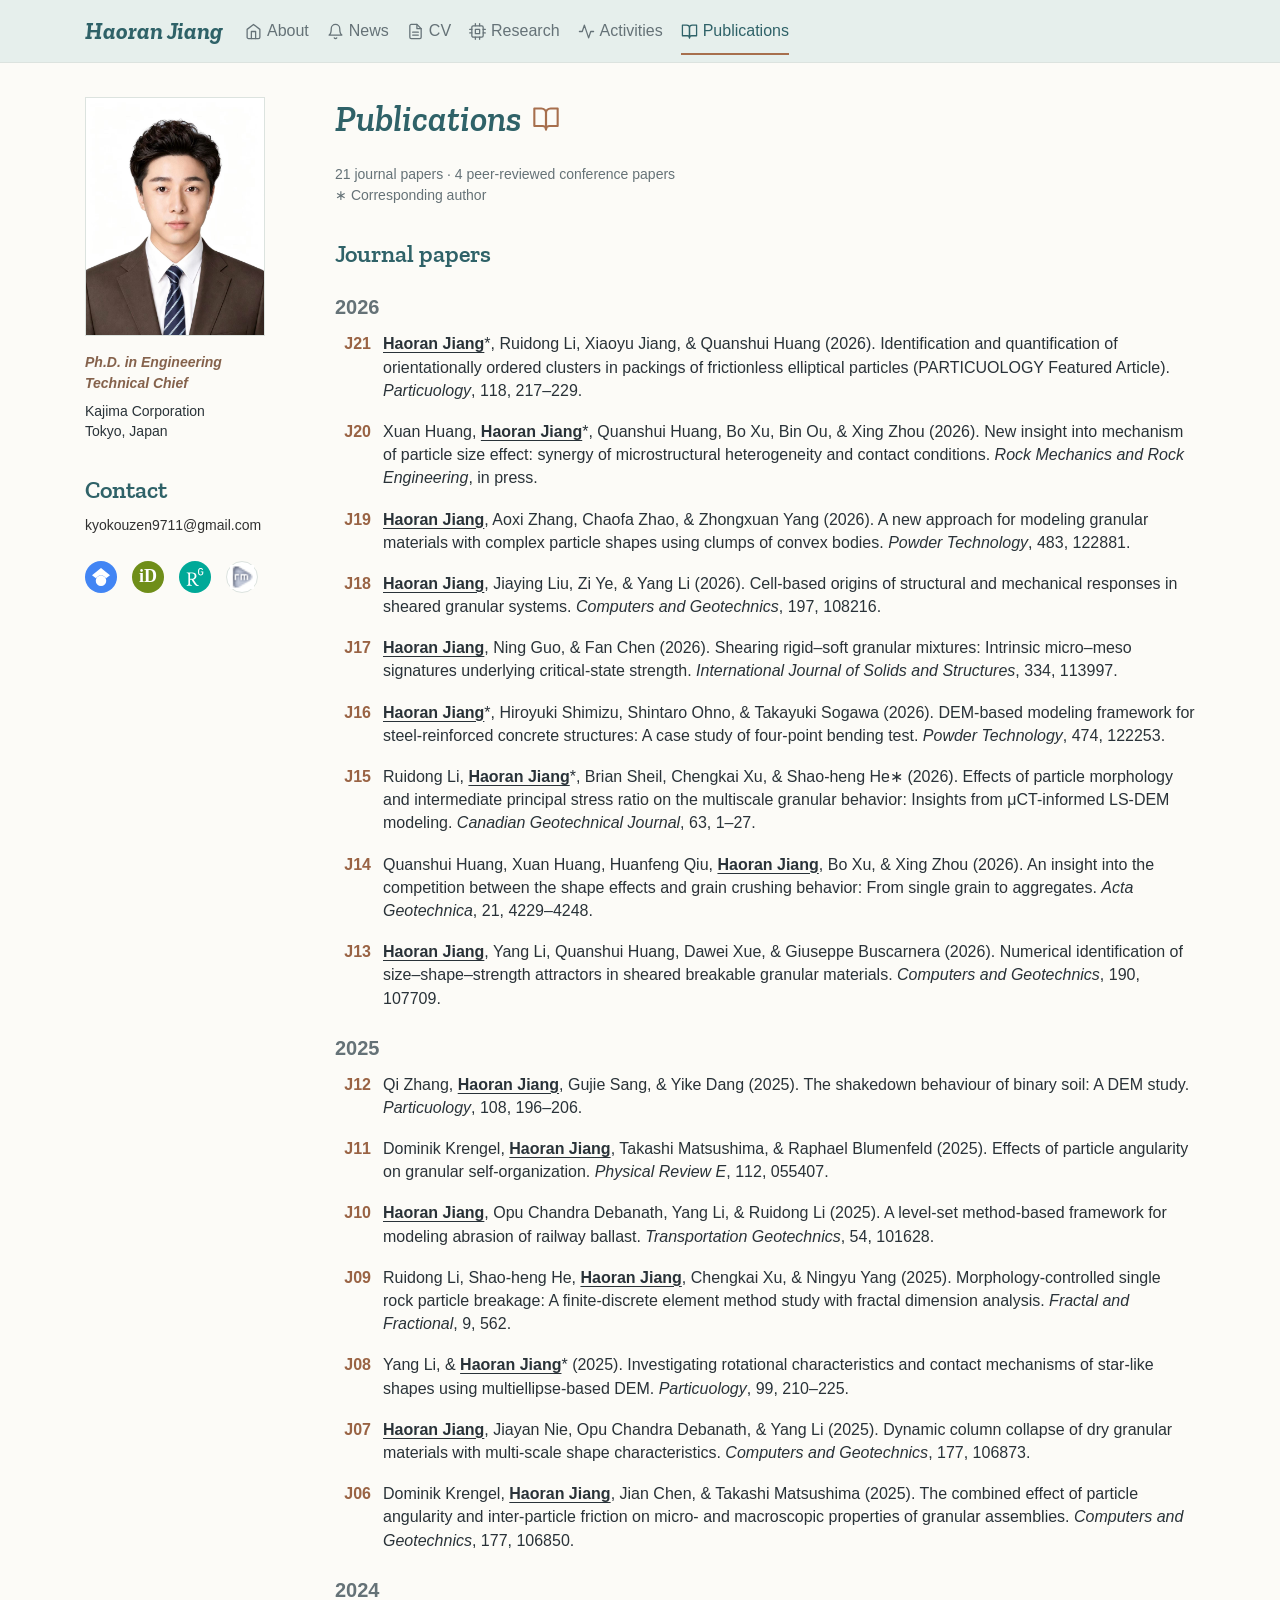
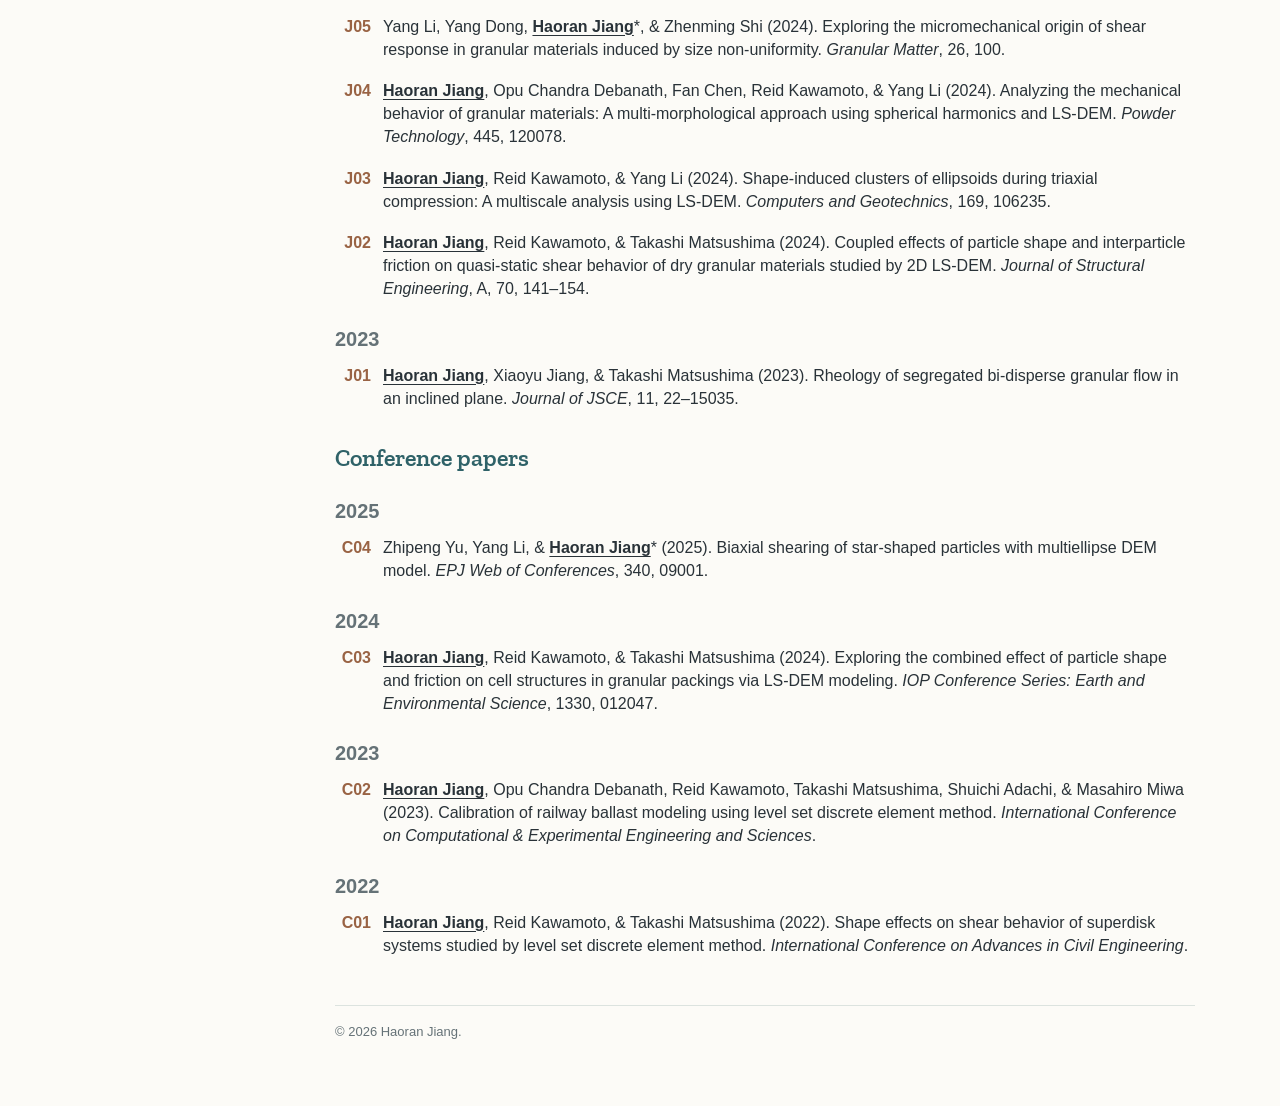
<file: publications.html>
<!doctype html>
<html lang="en"><head><meta charset="utf-8"><meta name="viewport" content="width=device-width, initial-scale=1"><title>Publications | Haoran Jiang</title><meta name="description" content="Haoran Jiang — granular mechanics, LS-DEM, and coupled numerical simulation. Technical Chief at Kajima Corporation, Japan."><link rel="stylesheet" href="/style.css?v=20260927b"><link rel="icon" type="image/svg+xml" href="data:image/svg+xml,%3Csvg xmlns='http://www.w3.org/2000/svg' viewBox='0 0 32 32'%3E%3Crect width='32' height='32' fill='%232f6268'/%3E%3Ctext x='16' y='23' text-anchor='middle' font-family='Georgia' font-size='22' fill='white'%3EH%3C/text%3E%3C/svg%3E"><style>
/* Keep publication titles the same color in every link state. */
.paper-copy a.paper-title,
.paper-copy a.paper-title:link,
.paper-copy a.paper-title:visited,
.paper-copy a.paper-title:hover,
.paper-copy a.paper-title:focus,
.paper-copy a.paper-title:active {
  color: inherit;
}
</style></head>
<body><a class="skip" href="#content">Skip to content</a>
<header><div class="nav-inner"><a class="brand" href="/">Haoran Jiang</a><nav aria-label="Main navigation"><a href="/"><span class="nav-icon" aria-hidden="true"><svg aria-hidden="true" fill="none" focusable="false" stroke="currentColor" stroke-linecap="round" stroke-linejoin="round" stroke-width="1.8" viewBox="0 0 24 24"><path d="M3 9l9-7 9 7v11a2 2 0 0 1-2 2H5a2 2 0 0 1-2-2z"></path><polyline points="9 22 9 12 15 12 15 22"></polyline></svg></span>About</a>
<a href="/news.html"><span class="nav-icon" aria-hidden="true"><svg aria-hidden="true" fill="none" focusable="false" stroke="currentColor" stroke-linecap="round" stroke-linejoin="round" stroke-width="1.8" viewBox="0 0 24 24"><path d="M18 8A6 6 0 0 0 6 8c0 7-3 9-3 9h18s-3-2-3-9"></path><path d="M13.73 21a2 2 0 0 1-3.46 0"></path></svg></span>News</a>
<a href="/cv.html"><span class="nav-icon" aria-hidden="true"><svg aria-hidden="true" fill="none" focusable="false" stroke="currentColor" stroke-linecap="round" stroke-linejoin="round" stroke-width="1.8" viewBox="0 0 24 24"><path d="M14 2H6a2 2 0 0 0-2 2v16a2 2 0 0 0 2 2h12a2 2 0 0 0 2-2V8z"></path><polyline points="14 2 14 8 20 8"></polyline><line x1="16" x2="8" y1="13" y2="13"></line><line x1="16" x2="8" y1="17" y2="17"></line></svg></span>CV</a>
<a href="/research.html"><span class="nav-icon" aria-hidden="true"><svg aria-hidden="true" fill="none" focusable="false" stroke="currentColor" stroke-linecap="round" stroke-linejoin="round" stroke-width="1.8" viewBox="0 0 24 24"><rect height="16" rx="2" width="16" x="4" y="4"></rect><rect height="6" width="6" x="9" y="9"></rect><line x1="9" x2="9" y1="1" y2="4"></line><line x1="15" x2="15" y1="1" y2="4"></line><line x1="9" x2="9" y1="20" y2="23"></line><line x1="15" x2="15" y1="20" y2="23"></line><line x1="20" x2="23" y1="9" y2="9"></line><line x1="20" x2="23" y1="14" y2="14"></line><line x1="1" x2="4" y1="9" y2="9"></line><line x1="1" x2="4" y1="14" y2="14"></line></svg></span>Research</a>
<a href="/activities.html"><span class="nav-icon" aria-hidden="true"><svg aria-hidden="true" fill="none" focusable="false" stroke="currentColor" stroke-linecap="round" stroke-linejoin="round" stroke-width="1.8" viewBox="0 0 24 24"><polyline points="22 12 18 12 15 21 9 3 6 12 2 12"></polyline></svg></span>Activities</a>
<a href="/publications.html" aria-current="page"><span class="nav-icon" aria-hidden="true"><svg aria-hidden="true" fill="none" focusable="false" stroke="currentColor" stroke-linecap="round" stroke-linejoin="round" stroke-width="1.8" viewBox="0 0 24 24"><path d="M2 3h6a4 4 0 0 1 4 4v14a3 3 0 0 0-3-3H2z"></path><path d="M22 3h-6a4 4 0 0 0-4 4v14a3 3 0 0 1 3-3h7z"></path></svg></span>Publications</a></nav></div>
</header>
<div class="layout"><aside aria-label="Profile">
<!-- Replace portrait.jpg in the repository root to update your photo on every page. -->
<img class="portrait" src="/portrait.jpg" alt="Portrait of Haoran Jiang" width="1280" height="1707">
<div class="profile-copy"><p class="role">Ph.D. in Engineering<br>Technical Chief</p>
<p>Kajima Corporation<br>Tokyo, Japan</p>
</div>

<div class="contact"><h2>Contact</h2>
<a href="mailto:kyokouzen9711@gmail.com">kyokouzen9711@gmail.com</a></div>

<div class="social" aria-label="Academic profiles">
<a class="scholar" title="Google Scholar" aria-label="Haoran Jiang on Google Scholar" href="https://scholar.google.co.jp/citations?user=Uey8y_cAAAAJ&amp;hl=en"><svg aria-hidden="true" fill="currentColor" focusable="false" viewBox="0 0 24 24"><path d="M5.242 13.769L0 9.5 12 0l12 9.5-5.242 4.269C17.548 11.249 14.978 9.5 12 9.5c-2.977 0-5.548 1.748-6.758 4.269zM12 10a7 7 0 1 0 0 14 7 7 0 0 0 0-14z"></path></svg></a>
<a class="orcid" title="ORCID" aria-label="Haoran Jiang on ORCID" href="https://orcid.org/0009-0003-9077-0964"><span aria-hidden="true" class="orcid-mark">iD</span></a>
<a class="researchgate" title="ResearchGate" aria-label="Haoran Jiang on ResearchGate" href="https://www.researchgate.net/profile/Haoran_Jiang10?ev=hdr_xprf"><svg aria-hidden="true" fill="currentColor" focusable="false" viewBox="0 0 24 24"><path d="M19.586 0c-.818 0-1.508.19-2.073.565-.563.377-.97.936-1.213 1.68a3.193 3.193 0 0 0-.112.437 8.365 8.365 0 0 0-.078.53 9 9 0 0 0-.05.727c-.01.282-.013.621-.013 1.016a31.121 31.123 0 0 0 .014 1.017 9 9 0 0 0 .05.727 7.946 7.946 0 0 0 .077.53h-.005a3.334 3.334 0 0 0 .113.438c.245.743.65 1.303 1.214 1.68.565.376 1.256.564 2.075.564.8 0 1.536-.213 2.105-.603.57-.39.94-.916 1.175-1.65.076-.235.135-.558.177-.93a10.9 10.9 0 0 0 .043-1.207v-.82c0-.095-.047-.142-.14-.142h-3.064c-.094 0-.14.047-.14.141v.956c0 .094.046.14.14.14h1.666c.056 0 .084.03.084.086 0 .36 0 .62-.036.865-.038.244-.1.447-.147.606-.108.385-.348.664-.638.876-.29.212-.738.35-1.227.35-.545 0-.901-.15-1.21-.353-.306-.203-.517-.454-.67-.915a3.136 3.136 0 0 1-.147-.762 17.366 17.367 0 0 1-.034-.656c-.01-.26-.014-.572-.014-.939a26.401 26.403 0 0 1 .014-.938 15.821 15.822 0 0 1 .035-.656 3.19 3.19 0 0 1 .148-.76 1.89 1.89 0 0 1 .742-1.01c.344-.244.593-.352 1.137-.352.508 0 .815.096 1.144.303.33.207.528.492.764.925.047.094.111.118.198.07l1.044-.43c.075-.048.09-.115.042-.199a3.549 3.549 0 0 0-.466-.742 3 3 0 0 0-.679-.607 3.313 3.313 0 0 0-.903-.41A4.068 4.068 0 0 0 19.586 0zM8.217 5.836c-1.69 0-3.036.086-4.297.086-1.146 0-2.291 0-3.007-.029v.831l1.088.2c.744.144 1.174.488 1.174 2.264v11.288c0 1.777-.43 2.12-1.174 2.263l-1.088.2v.832c.773-.029 2.12-.086 3.465-.086 1.29 0 2.951.057 3.667.086v-.831l-1.49-.2c-.773-.115-1.174-.487-1.174-2.264v-4.784c.688.057 1.29.057 2.206.057 1.748 3.123 3.41 5.472 4.355 6.56.86 1.032 2.177 1.691 3.839 1.691.487 0 1.003-.086 1.318-.23v-.744c-1.031 0-2.063-.716-2.808-1.518-1.26-1.376-2.95-3.582-4.355-6.074 2.32-.545 4.04-2.722 4.04-4.9 0-3.208-2.492-4.698-5.758-4.698zm-.515 1.29c2.406 0 3.839 1.26 3.839 3.552 0 2.263-1.547 3.782-4.097 3.782-.974 0-1.404-.03-2.063-.086v-7.19c.66-.059 1.547-.059 2.32-.059z"></path></svg></a>
<a class="researchmap" title="researchmap" aria-label="Haoran Jiang on researchmap" href="https://researchmap.jp/Haoran_Jiang?lang=en"><img src="/researchmap.ico" alt="" width="24" height="24"></a>
</div>
</aside><main id="content"><h1>Publications<span class="title-icon" aria-hidden="true"><svg aria-hidden="true" fill="none" focusable="false" stroke="currentColor" stroke-linecap="round" stroke-linejoin="round" stroke-width="1.8" viewBox="0 0 24 24"><path d="M2 3h6a4 4 0 0 1 4 4v14a3 3 0 0 0-3-3H2z"></path><path d="M22 3h-6a4 4 0 0 0-4 4v14a3 3 0 0 1 3-3h7z"></path></svg></span></h1>
<p class="muted">21 journal papers · 4 peer-reviewed conference papers<br><small>∗ Corresponding author</small></p>
<h2>Journal papers</h2>
<h3 class="year">2026</h3>
<article class="paper"><span class="paper-no">J21</span><div class="paper-copy"><p><strong>Haoran Jiang</strong>*, Ruidong Li, Xiaoyu Jiang, <span class="author-amp">&amp;</span> Quanshui Huang (2026). <a class="paper-title" href="https://doi.org/10.1016/j.partic.2026.09.001" target="_blank" rel="noopener noreferrer" onclick="if (!this.getAttribute('href').trim()) return false;">Identification and quantification of orientationally ordered clusters in packings of frictionless elliptical particles</a> (PARTICUOLOGY Featured Article). <em>Particuology</em>, 118, 217–229.</p></div></article>
<article class="paper"><span class="paper-no">J20</span><div class="paper-copy"><p>Xuan Huang, <strong>Haoran Jiang</strong>*, Quanshui Huang, Bo Xu, Bin Ou, <span class="author-amp">&amp;</span> Xing Zhou (2026). <a class="paper-title" href="https://doi.org/10.1007/s00603-026-05840-1" target="_blank" rel="noopener noreferrer" onclick="if (!this.getAttribute('href').trim()) return false;">New insight into mechanism of particle size effect: synergy of microstructural heterogeneity and contact conditions</a>. <em>Rock Mechanics and Rock Engineering</em>, in press.</p></div></article>
<article class="paper"><span class="paper-no">J19</span><div class="paper-copy"><p><strong>Haoran Jiang</strong>, Aoxi Zhang, Chaofa Zhao, <span class="author-amp">&amp;</span> Zhongxuan Yang (2026). <a class="paper-title" href="https://doi.org/10.1016/j.powtec.2026.122881" target="_blank" rel="noopener noreferrer" onclick="if (!this.getAttribute('href').trim()) return false;">A new approach for modeling granular materials with complex particle shapes using clumps of convex bodies</a>. <em>Powder Technology</em>, 483, 122881.</p></div></article>
<article class="paper"><span class="paper-no">J18</span><div class="paper-copy"><p><strong>Haoran Jiang</strong>, Jiaying Liu, Zi Ye, <span class="author-amp">&amp;</span> Yang Li (2026). <a class="paper-title" href="https://doi.org/10.1016/j.compgeo.2026.108216" target="_blank" rel="noopener noreferrer" onclick="if (!this.getAttribute('href').trim()) return false;">Cell-based origins of structural and mechanical responses in sheared granular systems</a>. <em>Computers and Geotechnics</em>, 197, 108216.</p></div></article>
<article class="paper"><span class="paper-no">J17</span><div class="paper-copy"><p><strong>Haoran Jiang</strong>, Ning Guo, <span class="author-amp">&amp;</span> Fan Chen (2026). <a class="paper-title" href="https://doi.org/10.1016/j.ijsolstr.2026.113997" target="_blank" rel="noopener noreferrer" onclick="if (!this.getAttribute('href').trim()) return false;">Shearing rigid–soft granular mixtures: Intrinsic micro–meso signatures underlying critical-state strength</a>. <em>International Journal of Solids and Structures</em>, 334, 113997.</p></div></article>
<article class="paper"><span class="paper-no">J16</span><div class="paper-copy"><p><strong>Haoran Jiang</strong>*, Hiroyuki Shimizu, Shintaro Ohno, <span class="author-amp">&amp;</span> Takayuki Sogawa (2026). <a class="paper-title" href="https://doi.org/10.1016/j.powtec.2026.122253" target="_blank" rel="noopener noreferrer" onclick="if (!this.getAttribute('href').trim()) return false;">DEM-based modeling framework for steel-reinforced concrete structures: A case study of four-point bending test</a>. <em>Powder Technology</em>, 474, 122253.</p></div></article>
<article class="paper"><span class="paper-no">J15</span><div class="paper-copy"><p>Ruidong Li, <strong>Haoran Jiang</strong>*, Brian Sheil, Chengkai Xu, <span class="author-amp">&amp;</span> Shao-heng He∗ (2026). <a class="paper-title" href="https://doi.org/10.1139/cgj-2025-0949" target="_blank" rel="noopener noreferrer" onclick="if (!this.getAttribute('href').trim()) return false;">Effects of particle morphology and intermediate principal stress ratio on the multiscale granular behavior: Insights from μCT-informed LS-DEM modeling</a>. <em>Canadian Geotechnical Journal</em>, 63, 1–27.</p></div></article>
<article class="paper"><span class="paper-no">J14</span><div class="paper-copy"><p>Quanshui Huang, Xuan Huang, Huanfeng Qiu, <strong>Haoran Jiang</strong>, Bo Xu, <span class="author-amp">&amp;</span> Xing Zhou (2026). <a class="paper-title" href="https://doi.org/10.1007/s11440-026-02935-5" target="_blank" rel="noopener noreferrer" onclick="if (!this.getAttribute('href').trim()) return false;">An insight into the competition between the shape effects and grain crushing behavior: From single grain to aggregates</a>. <em>Acta Geotechnica</em>, 21, 4229–4248.</p></div></article>
<article class="paper"><span class="paper-no">J13</span><div class="paper-copy"><p><strong>Haoran Jiang</strong>, Yang Li, Quanshui Huang, Dawei Xue, <span class="author-amp">&amp;</span> Giuseppe Buscarnera (2026). <a class="paper-title" href="https://doi.org/10.1016/j.compgeo.2025.107709" target="_blank" rel="noopener noreferrer" onclick="if (!this.getAttribute('href').trim()) return false;">Numerical identification of size–shape–strength attractors in sheared breakable granular materials</a>. <em>Computers and Geotechnics</em>, 190, 107709.</p></div></article>
<h3 class="year">2025</h3>
<article class="paper"><span class="paper-no">J12</span><div class="paper-copy"><p>Qi Zhang, <strong>Haoran Jiang</strong>, Gujie Sang, <span class="author-amp">&amp;</span> Yike Dang (2025). <a class="paper-title" href="https://doi.org/10.1016/j.partic.2025.10.022" target="_blank" rel="noopener noreferrer" onclick="if (!this.getAttribute('href').trim()) return false;">The shakedown behaviour of binary soil: A DEM study</a>. <em>Particuology</em>, 108, 196–206.</p></div></article>
<article class="paper"><span class="paper-no">J11</span><div class="paper-copy"><p>Dominik Krengel, <strong>Haoran Jiang</strong>, Takashi Matsushima, <span class="author-amp">&amp;</span> Raphael Blumenfeld (2025). <a class="paper-title" href="https://doi.org/10.1103/7646-8fxy" target="_blank" rel="noopener noreferrer" onclick="if (!this.getAttribute('href').trim()) return false;">Effects of particle angularity on granular self-organization</a>. <em>Physical Review E</em>, 112, 055407.</p></div></article>
<article class="paper"><span class="paper-no">J10</span><div class="paper-copy"><p><strong>Haoran Jiang</strong>, Opu Chandra Debanath, Yang Li, <span class="author-amp">&amp;</span> Ruidong Li (2025). <a class="paper-title" href="https://doi.org/10.1016/j.trgeo.2025.101628" target="_blank" rel="noopener noreferrer" onclick="if (!this.getAttribute('href').trim()) return false;">A level-set method-based framework for modeling abrasion of railway ballast</a>. <em>Transportation Geotechnics</em>, 54, 101628.</p></div></article>
<article class="paper"><span class="paper-no">J09</span><div class="paper-copy"><p>Ruidong Li, Shao-heng He, <strong>Haoran Jiang</strong>, Chengkai Xu, <span class="author-amp">&amp;</span> Ningyu Yang (2025). <a class="paper-title" href="https://doi.org/10.3390/fractalfract9090562" target="_blank" rel="noopener noreferrer" onclick="if (!this.getAttribute('href').trim()) return false;">Morphology-controlled single rock particle breakage: A finite-discrete element method study with fractal dimension analysis</a>. <em>Fractal and Fractional</em>, 9, 562.</p></div></article>
<article class="paper"><span class="paper-no">J08</span><div class="paper-copy"><p>Yang Li, <span class="author-amp">&amp;</span> <strong>Haoran Jiang</strong>* (2025). <a class="paper-title" href="https://doi.org/10.1016/j.partic.2025.03.001" target="_blank" rel="noopener noreferrer" onclick="if (!this.getAttribute('href').trim()) return false;">Investigating rotational characteristics and contact mechanisms of star-like shapes using multiellipse-based DEM</a>. <em>Particuology</em>, 99, 210–225.</p></div></article>
<article class="paper"><span class="paper-no">J07</span><div class="paper-copy"><p><strong>Haoran Jiang</strong>, Jiayan Nie, Opu Chandra Debanath, <span class="author-amp">&amp;</span> Yang Li (2025). <a class="paper-title" href="https://doi.org/10.1016/j.compgeo.2024.106873" target="_blank" rel="noopener noreferrer" onclick="if (!this.getAttribute('href').trim()) return false;">Dynamic column collapse of dry granular materials with multi-scale shape characteristics</a>. <em>Computers and Geotechnics</em>, 177, 106873.</p></div></article>
<article class="paper"><span class="paper-no">J06</span><div class="paper-copy"><p>Dominik Krengel, <strong>Haoran Jiang</strong>, Jian Chen, <span class="author-amp">&amp;</span> Takashi Matsushima (2025). <a class="paper-title" href="https://doi.org/10.1016/j.compgeo.2024.106850" target="_blank" rel="noopener noreferrer" onclick="if (!this.getAttribute('href').trim()) return false;">The combined effect of particle angularity and inter-particle friction on micro- and macroscopic properties of granular assemblies</a>. <em>Computers and Geotechnics</em>, 177, 106850.</p></div></article>
<h3 class="year">2024</h3>
<article class="paper"><span class="paper-no">J05</span><div class="paper-copy"><p>Yang Li, Yang Dong, <strong>Haoran Jiang</strong>*, <span class="author-amp">&amp;</span> Zhenming Shi (2024). <a class="paper-title" href="https://doi.org/10.1007/s10035-024-01472-w" target="_blank" rel="noopener noreferrer" onclick="if (!this.getAttribute('href').trim()) return false;">Exploring the micromechanical origin of shear response in granular materials induced by size non-uniformity</a>. <em>Granular Matter</em>, 26, 100.</p></div></article>
<article class="paper"><span class="paper-no">J04</span><div class="paper-copy"><p><strong>Haoran Jiang</strong>, Opu Chandra Debanath, Fan Chen, Reid Kawamoto, <span class="author-amp">&amp;</span> Yang Li (2024). <a class="paper-title" href="https://doi.org/10.1016/j.powtec.2024.120078" target="_blank" rel="noopener noreferrer" onclick="if (!this.getAttribute('href').trim()) return false;">Analyzing the mechanical behavior of granular materials: A multi-morphological approach using spherical harmonics and LS-DEM</a>. <em>Powder Technology</em>, 445, 120078.</p></div></article>
<article class="paper"><span class="paper-no">J03</span><div class="paper-copy"><p><strong>Haoran Jiang</strong>, Reid Kawamoto, <span class="author-amp">&amp;</span> Yang Li (2024). <a class="paper-title" href="https://doi.org/10.1016/j.compgeo.2024.106235" target="_blank" rel="noopener noreferrer" onclick="if (!this.getAttribute('href').trim()) return false;">Shape-induced clusters of ellipsoids during triaxial compression: A multiscale analysis using LS-DEM</a>. <em>Computers and Geotechnics</em>, 169, 106235.</p></div></article>
<article class="paper"><span class="paper-no">J02</span><div class="paper-copy"><p><strong>Haoran Jiang</strong>, Reid Kawamoto, <span class="author-amp">&amp;</span> Takashi Matsushima (2024). <a class="paper-title" href="https://doi.org/10.11532/structcivil.70A.141" target="_blank" rel="noopener noreferrer" onclick="if (!this.getAttribute('href').trim()) return false;">Coupled effects of particle shape and interparticle friction on quasi-static shear behavior of dry granular materials studied by 2D LS-DEM</a>. <em>Journal of Structural Engineering</em>, A, 70, 141–154.</p></div></article>
<h3 class="year">2023</h3>
<article class="paper"><span class="paper-no">J01</span><div class="paper-copy"><p><strong>Haoran Jiang</strong>, Xiaoyu Jiang, <span class="author-amp">&amp;</span> Takashi Matsushima (2023). <a class="paper-title" href="https://doi.org/10.2208/journalofjsce.22-15035" target="_blank" rel="noopener noreferrer" onclick="if (!this.getAttribute('href').trim()) return false;">Rheology of segregated bi-disperse granular flow in an inclined plane</a>. <em>Journal of JSCE</em>, 11, 22–15035.</p></div></article>
<h2>Conference papers</h2>
<h3 class="year">2025</h3>
<article class="paper"><span class="paper-no">C04</span><div class="paper-copy"><p>Zhipeng Yu, Yang Li, <span class="author-amp">&amp;</span> <strong>Haoran Jiang</strong>* (2025). <a class="paper-title" href="https://doi.org/10.1051/epjconf/202534009001" target="_blank" rel="noopener noreferrer" onclick="if (!this.getAttribute('href').trim()) return false;">Biaxial shearing of star-shaped particles with multiellipse DEM model</a>. <em>EPJ Web of Conferences</em>, 340, 09001.</p></div></article>
<h3 class="year">2024</h3>
<article class="paper"><span class="paper-no">C03</span><div class="paper-copy"><p><strong>Haoran Jiang</strong>, Reid Kawamoto, <span class="author-amp">&amp;</span> Takashi Matsushima (2024). <a class="paper-title" href="https://doi.org/10.1088/1755-1315/1330/1/012047" target="_blank" rel="noopener noreferrer" onclick="if (!this.getAttribute('href').trim()) return false;">Exploring the combined effect of particle shape and friction on cell structures in granular packings via LS-DEM modeling</a>. <em>IOP Conference Series: Earth and Environmental Science</em>, 1330, 012047.</p></div></article>
<h3 class="year">2023</h3>
<article class="paper"><span class="paper-no">C02</span><div class="paper-copy"><p><strong>Haoran Jiang</strong>, Opu Chandra Debanath, Reid Kawamoto, Takashi Matsushima, Shuichi Adachi, <span class="author-amp">&amp;</span> Masahiro Miwa (2023). <a class="paper-title" href="https://doi.org/10.1007/978-3-031-42515-8_1" target="_blank" rel="noopener noreferrer" onclick="if (!this.getAttribute('href').trim()) return false;">Calibration of railway ballast modeling using level set discrete element method</a>. <em>International Conference on Computational &amp; Experimental Engineering and Sciences</em>.</p></div></article>
<h3 class="year">2022</h3>
<article class="paper"><span class="paper-no">C01</span><div class="paper-copy"><p><strong>Haoran Jiang</strong>, Reid Kawamoto, <span class="author-amp">&amp;</span> Takashi Matsushima (2022). <a class="paper-title" href="https://doi.org/10.1007/978-981-99-3826-1_30" target="_blank" rel="noopener noreferrer" onclick="if (!this.getAttribute('href').trim()) return false;">Shape effects on shear behavior of superdisk systems studied by level set discrete element method</a>. <em>International Conference on Advances in Civil Engineering</em>.</p></div></article>
<footer>© 2026 Haoran Jiang.</footer></main></div>

</body></html>
</file>
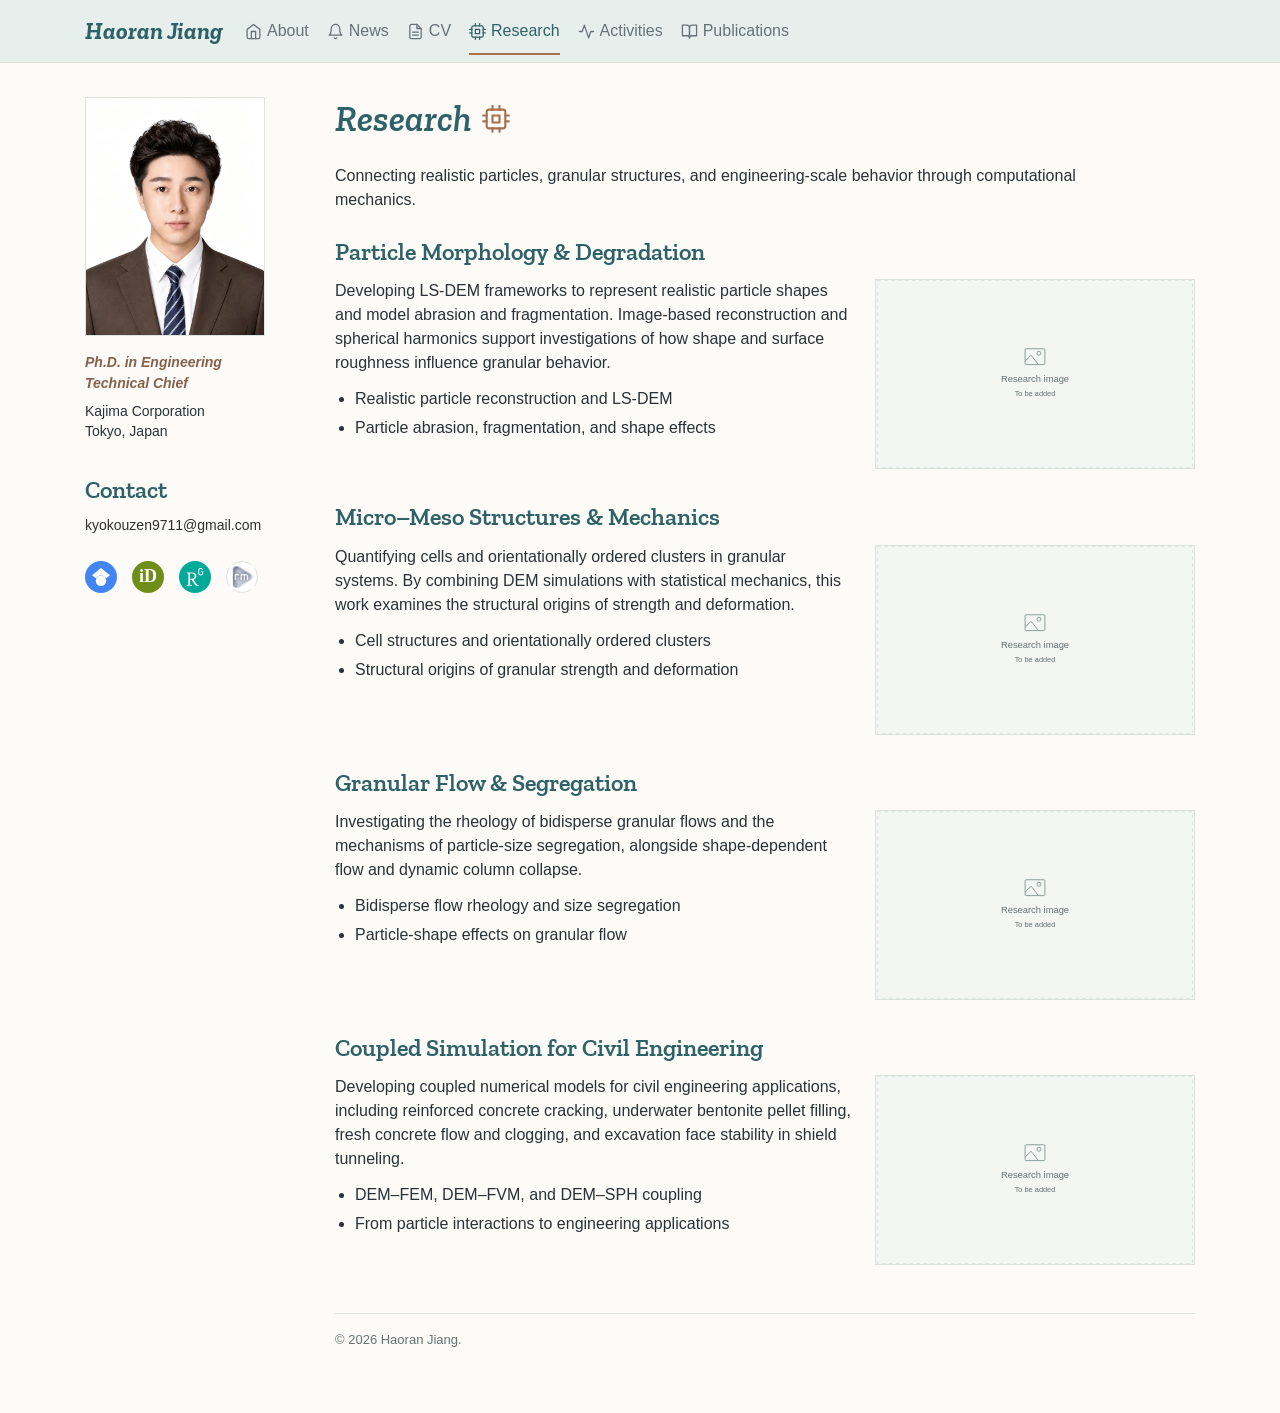
<file: research.html>
<!doctype html>
<html lang="en"><head><meta charset="utf-8"><meta name="viewport" content="width=device-width, initial-scale=1"><title>Research | Haoran Jiang</title><meta name="description" content="Haoran Jiang — granular mechanics, LS-DEM, and coupled numerical simulation. Technical Chief at Kajima Corporation, Japan."><link rel="stylesheet" href="/style.css?v=20260927b"><link rel="icon" type="image/svg+xml" href="data:image/svg+xml,%3Csvg xmlns='http://www.w3.org/2000/svg' viewBox='0 0 32 32'%3E%3Crect width='32' height='32' fill='%232f6268'/%3E%3Ctext x='16' y='23' text-anchor='middle' font-family='Georgia' font-size='22' fill='white'%3EH%3C/text%3E%3C/svg%3E"></head>
<body><a class="skip" href="#content">Skip to content</a>
<header><div class="nav-inner"><a class="brand" href="/">Haoran Jiang</a><nav aria-label="Main navigation"><a href="/"><span class="nav-icon" aria-hidden="true"><svg aria-hidden="true" fill="none" focusable="false" stroke="currentColor" stroke-linecap="round" stroke-linejoin="round" stroke-width="1.8" viewBox="0 0 24 24"><path d="M3 9l9-7 9 7v11a2 2 0 0 1-2 2H5a2 2 0 0 1-2-2z"></path><polyline points="9 22 9 12 15 12 15 22"></polyline></svg></span>About</a>
<a href="/news.html"><span class="nav-icon" aria-hidden="true"><svg aria-hidden="true" fill="none" focusable="false" stroke="currentColor" stroke-linecap="round" stroke-linejoin="round" stroke-width="1.8" viewBox="0 0 24 24"><path d="M18 8A6 6 0 0 0 6 8c0 7-3 9-3 9h18s-3-2-3-9"></path><path d="M13.73 21a2 2 0 0 1-3.46 0"></path></svg></span>News</a>
<a href="/cv.html"><span class="nav-icon" aria-hidden="true"><svg aria-hidden="true" fill="none" focusable="false" stroke="currentColor" stroke-linecap="round" stroke-linejoin="round" stroke-width="1.8" viewBox="0 0 24 24"><path d="M14 2H6a2 2 0 0 0-2 2v16a2 2 0 0 0 2 2h12a2 2 0 0 0 2-2V8z"></path><polyline points="14 2 14 8 20 8"></polyline><line x1="16" x2="8" y1="13" y2="13"></line><line x1="16" x2="8" y1="17" y2="17"></line></svg></span>CV</a>
<a href="/research.html" aria-current="page"><span class="nav-icon" aria-hidden="true"><svg aria-hidden="true" fill="none" focusable="false" stroke="currentColor" stroke-linecap="round" stroke-linejoin="round" stroke-width="1.8" viewBox="0 0 24 24"><rect height="16" rx="2" width="16" x="4" y="4"></rect><rect height="6" width="6" x="9" y="9"></rect><line x1="9" x2="9" y1="1" y2="4"></line><line x1="15" x2="15" y1="1" y2="4"></line><line x1="9" x2="9" y1="20" y2="23"></line><line x1="15" x2="15" y1="20" y2="23"></line><line x1="20" x2="23" y1="9" y2="9"></line><line x1="20" x2="23" y1="14" y2="14"></line><line x1="1" x2="4" y1="9" y2="9"></line><line x1="1" x2="4" y1="14" y2="14"></line></svg></span>Research</a>
<a href="/activities.html"><span class="nav-icon" aria-hidden="true"><svg aria-hidden="true" fill="none" focusable="false" stroke="currentColor" stroke-linecap="round" stroke-linejoin="round" stroke-width="1.8" viewBox="0 0 24 24"><polyline points="22 12 18 12 15 21 9 3 6 12 2 12"></polyline></svg></span>Activities</a>
<a href="/publications.html"><span class="nav-icon" aria-hidden="true"><svg aria-hidden="true" fill="none" focusable="false" stroke="currentColor" stroke-linecap="round" stroke-linejoin="round" stroke-width="1.8" viewBox="0 0 24 24"><path d="M2 3h6a4 4 0 0 1 4 4v14a3 3 0 0 0-3-3H2z"></path><path d="M22 3h-6a4 4 0 0 0-4 4v14a3 3 0 0 1 3-3h7z"></path></svg></span>Publications</a></nav></div>
</header>
<div class="layout"><aside aria-label="Profile">
<!-- Replace portrait.jpg in the repository root to update your photo on every page. -->
<img class="portrait" src="/portrait.jpg" alt="Portrait of Haoran Jiang" width="1280" height="1707">
<div class="profile-copy"><p class="role">Ph.D. in Engineering<br>Technical Chief</p>
<p>Kajima Corporation<br>Tokyo, Japan</p>
</div>

<div class="contact"><h2>Contact</h2>
<a href="mailto:kyokouzen9711@gmail.com">kyokouzen9711@gmail.com</a></div>

<div class="social" aria-label="Academic profiles">
<a class="scholar" title="Google Scholar" aria-label="Haoran Jiang on Google Scholar" href="https://scholar.google.co.jp/citations?user=Uey8y_cAAAAJ&amp;hl=en"><svg aria-hidden="true" fill="currentColor" focusable="false" viewBox="0 0 24 24"><path d="M5.242 13.769L0 9.5 12 0l12 9.5-5.242 4.269C17.548 11.249 14.978 9.5 12 9.5c-2.977 0-5.548 1.748-6.758 4.269zM12 10a7 7 0 1 0 0 14 7 7 0 0 0 0-14z"></path></svg></a>
<a class="orcid" title="ORCID" aria-label="Haoran Jiang on ORCID" href="https://orcid.org/0009-0003-9077-0964"><span aria-hidden="true" class="orcid-mark">iD</span></a>
<a class="researchgate" title="ResearchGate" aria-label="Haoran Jiang on ResearchGate" href="https://www.researchgate.net/profile/Haoran_Jiang10?ev=hdr_xprf"><svg aria-hidden="true" fill="currentColor" focusable="false" viewBox="0 0 24 24"><path d="M19.586 0c-.818 0-1.508.19-2.073.565-.563.377-.97.936-1.213 1.68a3.193 3.193 0 0 0-.112.437 8.365 8.365 0 0 0-.078.53 9 9 0 0 0-.05.727c-.01.282-.013.621-.013 1.016a31.121 31.123 0 0 0 .014 1.017 9 9 0 0 0 .05.727 7.946 7.946 0 0 0 .077.53h-.005a3.334 3.334 0 0 0 .113.438c.245.743.65 1.303 1.214 1.68.565.376 1.256.564 2.075.564.8 0 1.536-.213 2.105-.603.57-.39.94-.916 1.175-1.65.076-.235.135-.558.177-.93a10.9 10.9 0 0 0 .043-1.207v-.82c0-.095-.047-.142-.14-.142h-3.064c-.094 0-.14.047-.14.141v.956c0 .094.046.14.14.14h1.666c.056 0 .084.03.084.086 0 .36 0 .62-.036.865-.038.244-.1.447-.147.606-.108.385-.348.664-.638.876-.29.212-.738.35-1.227.35-.545 0-.901-.15-1.21-.353-.306-.203-.517-.454-.67-.915a3.136 3.136 0 0 1-.147-.762 17.366 17.367 0 0 1-.034-.656c-.01-.26-.014-.572-.014-.939a26.401 26.403 0 0 1 .014-.938 15.821 15.822 0 0 1 .035-.656 3.19 3.19 0 0 1 .148-.76 1.89 1.89 0 0 1 .742-1.01c.344-.244.593-.352 1.137-.352.508 0 .815.096 1.144.303.33.207.528.492.764.925.047.094.111.118.198.07l1.044-.43c.075-.048.09-.115.042-.199a3.549 3.549 0 0 0-.466-.742 3 3 0 0 0-.679-.607 3.313 3.313 0 0 0-.903-.41A4.068 4.068 0 0 0 19.586 0zM8.217 5.836c-1.69 0-3.036.086-4.297.086-1.146 0-2.291 0-3.007-.029v.831l1.088.2c.744.144 1.174.488 1.174 2.264v11.288c0 1.777-.43 2.12-1.174 2.263l-1.088.2v.832c.773-.029 2.12-.086 3.465-.086 1.29 0 2.951.057 3.667.086v-.831l-1.49-.2c-.773-.115-1.174-.487-1.174-2.264v-4.784c.688.057 1.29.057 2.206.057 1.748 3.123 3.41 5.472 4.355 6.56.86 1.032 2.177 1.691 3.839 1.691.487 0 1.003-.086 1.318-.23v-.744c-1.031 0-2.063-.716-2.808-1.518-1.26-1.376-2.95-3.582-4.355-6.074 2.32-.545 4.04-2.722 4.04-4.9 0-3.208-2.492-4.698-5.758-4.698zm-.515 1.29c2.406 0 3.839 1.26 3.839 3.552 0 2.263-1.547 3.782-4.097 3.782-.974 0-1.404-.03-2.063-.086v-7.19c.66-.059 1.547-.059 2.32-.059z"></path></svg></a>
<a class="researchmap" title="researchmap" aria-label="Haoran Jiang on researchmap" href="https://researchmap.jp/Haoran_Jiang?lang=en"><img src="/researchmap.ico" alt="" width="24" height="24"></a>
</div>
</aside><main id="content"><h1>Research<span class="title-icon" aria-hidden="true"><svg aria-hidden="true" fill="none" focusable="false" stroke="currentColor" stroke-linecap="round" stroke-linejoin="round" stroke-width="1.8" viewBox="0 0 24 24"><rect height="16" rx="2" width="16" x="4" y="4"></rect><rect height="6" width="6" x="9" y="9"></rect><line x1="9" x2="9" y1="1" y2="4"></line><line x1="15" x2="15" y1="1" y2="4"></line><line x1="9" x2="9" y1="20" y2="23"></line><line x1="15" x2="15" y1="20" y2="23"></line><line x1="20" x2="23" y1="9" y2="9"></line><line x1="20" x2="23" y1="14" y2="14"></line><line x1="1" x2="4" y1="9" y2="9"></line><line x1="1" x2="4" y1="14" y2="14"></line></svg></span></h1>
<p class="lead">Connecting realistic particles, granular structures, and engineering-scale behavior through computational mechanics.</p>
<div class="research-list">
<article class="research-project" id="research-1">
  <h2>Particle Morphology & Degradation</h2>

  <div class="research-grid">
    <div><p>Developing LS-DEM frameworks to represent realistic particle shapes and model abrasion and fragmentation. Image-based reconstruction and spherical harmonics support investigations of how shape and surface roughness influence granular behavior.</p>
<ul><li>Realistic particle reconstruction and LS-DEM</li><li>Particle abrasion, fragmentation, and shape effects</li></ul>
</div>

    <!-- IMAGE 1: upload research-1.jpg to the repository root, then change src to /research-1.jpg -->
    <img src="/research-placeholder.svg" alt="Research image to be added: Particle Morphology & Degradation" width="640" height="380" loading="lazy">
  </div>

</article>

<article class="research-project" id="research-2">
  <h2>Micro–Meso Structures & Mechanics</h2>

  <div class="research-grid">
    <div><p>Quantifying cells and orientationally ordered clusters in granular systems. By combining DEM simulations with statistical mechanics, this work examines the structural origins of strength and deformation.</p>
<ul><li>Cell structures and orientationally ordered clusters</li><li>Structural origins of granular strength and deformation</li></ul>
</div>

    <!-- IMAGE 2: upload research-2.jpg to the repository root, then change src to /research-2.jpg -->
    <img src="/research-placeholder.svg" alt="Research image to be added: Micro–Meso Structures & Mechanics" width="640" height="380" loading="lazy">
  </div>

</article>

<article class="research-project" id="research-3">
  <h2>Granular Flow & Segregation</h2>

  <div class="research-grid">
    <div><p>Investigating the rheology of bidisperse granular flows and the mechanisms of particle-size segregation, alongside shape-dependent flow and dynamic column collapse.</p>
<ul><li>Bidisperse flow rheology and size segregation</li><li>Particle-shape effects on granular flow</li></ul>
</div>

    <!-- IMAGE 3: upload research-3.jpg to the repository root, then change src to /research-3.jpg -->
    <img src="/research-placeholder.svg" alt="Research image to be added: Granular Flow & Segregation" width="640" height="380" loading="lazy">
  </div>

</article>

<article class="research-project" id="research-4">
  <h2>Coupled Simulation for Civil Engineering</h2>

  <div class="research-grid">
    <div><p>Developing coupled numerical models for civil engineering applications, including reinforced concrete cracking, underwater bentonite pellet filling, fresh concrete flow and clogging, and excavation face stability in shield tunneling.</p>
<ul><li>DEM–FEM, DEM–FVM, and DEM–SPH coupling</li><li>From particle interactions to engineering applications</li></ul>
</div>

    <!-- IMAGE 4: upload research-4.jpg to the repository root, then change src to /research-4.jpg -->
    <img src="/research-placeholder.svg" alt="Research image to be added: Coupled Simulation for Civil Engineering" width="640" height="380" loading="lazy">
  </div>

</article>

</div>
<footer>© 2026 Haoran Jiang.</footer></main></div>

</body></html>
</file>
<file: style.css>
@import url('https://fonts.googleapis.com/css2?family=Zilla+Slab:ital,wght@0,400;0,600;0,700;1,600;1,700&display=swap');
/* Shared fonts and colors */
:root{--ink:#293238;--muted:#657277;--teal:#2f6268;--bronze:#a76f4d;--paper:#fcfbf7;--line:#dce3df;--heading:'Zilla Slab',Georgia,serif}
*{box-sizing:border-box}html{font-size:16px;scroll-behavior:smooth}body{margin:0;background:var(--paper);color:var(--ink);font:1rem/1.5 'Trebuchet MS',Arial,sans-serif}a{color:var(--teal);text-decoration:none}a:hover{text-decoration:underline;text-underline-offset:3px}a:focus-visible{outline:2px solid var(--teal);outline-offset:4px}img{max-width:100%}.skip{position:absolute;top:-90px;padding:10px;background:white;z-index:10}.skip:focus{top:0}
header{background:#e6efec;border-bottom:1px solid var(--line)}.nav-inner{max-width:1140px;min-height:62px;padding:12px 15px;margin:auto;display:flex;align-items:center;gap:22px}.brand{font:italic 700 24px/1.3 var(--heading);white-space:nowrap;color:var(--teal)}nav{display:flex;align-items:center;gap:18px;flex-wrap:wrap}nav a{position:relative;display:inline-flex;align-items:center;gap:5px;color:var(--muted);padding:4px 0;white-space:nowrap}nav a:hover{text-decoration:none;color:var(--teal)}nav a[aria-current]{color:var(--teal)}nav a[aria-current]::after{content:'';height:2px;background:var(--bronze);position:absolute;bottom:-8px;left:0;right:0}.nav-icon{display:inline-flex;width:17px;height:17px}.nav-icon svg{width:100%;height:100%}
.layout{max-width:1140px;margin:auto;padding:34px 15px 64px;display:grid;grid-template-columns:220px minmax(0,1fr);gap:30px}aside,main{min-width:0}.portrait{display:block;width:180px;height:auto;border:1px solid var(--line)}.profile-copy{font-size:14px;line-height:1.45;margin-top:16px}.profile-copy p{margin:0 0 8px}.role{color:#85624c;font-style:italic;font-weight:700}.contact{margin-top:32px}.contact h2{margin:0 0 8px}.contact a{font-size:14px;color:#303030;overflow-wrap:anywhere}.social{display:flex;gap:15px;margin-top:24px}.social a{display:grid;place-items:center;width:32px;height:32px;border-radius:50%;color:white}.social a:hover{text-decoration:none;filter:brightness(.9)}.social svg{width:18px;height:18px}.scholar{background:#4285f4}.github{background:#24292f}.orcid{background:#6f8e19}.orcid-mark{font:bold 18px Georgia,serif}
h1{display:flex;align-items:center;gap:10px;color:var(--teal);font:italic 600 36px/1.2 var(--heading);margin:0 0 24px}.title-icon{display:inline-flex;width:28px;height:28px;color:var(--bronze)}.title-icon svg{width:100%;height:100%}h2{color:var(--teal);font:600 24px/1.3 var(--heading);margin:32px 0 12px}h3{font-size:16px;line-height:1.45;margin:0 0 4px}p{margin:0 0 16px}.lead{font-size:16px;line-height:1.5;max-width:780px;margin-bottom:24px}.muted{color:var(--muted);font-size:14px}small{font-size:14px}.tags{display:grid;grid-template-columns:repeat(2,minmax(0,1fr));gap:8px 24px}.tags span:before{content:'›';color:var(--teal);font-weight:bold;margin-right:8px}.timeline article{display:grid;grid-template-columns:112px minmax(0,1fr);gap:24px;margin:0 0 20px}.timeline time{font-size:14px;color:var(--muted);font-variant-numeric:tabular-nums}.timeline p{font-size:14px;color:var(--muted);margin:0}.button{display:inline-block;padding:8px 15px;border:1px solid var(--teal);border-radius:3px;margin:0 0 8px;font-size:14px}.button:hover{background:#e6efec}
.research-list{display:grid;gap:32px}.research-project h2{margin:0 0 12px}.research-grid{display:grid;grid-template-columns:minmax(0,1fr) 320px;gap:24px;align-items:start}.research-grid p{margin:0 0 12px}.research-grid ul{margin:0;padding-left:20px}.research-grid li+li{margin-top:4px}.research-grid img{display:block;width:100%;height:190px;object-fit:contain;background:#f3f6f2;border:1px solid var(--line)}
.news-list{display:grid;gap:16px}.news-item{display:grid;grid-template-columns:72px minmax(0,1fr);gap:24px;align-items:baseline}.news-item time{color:var(--muted);font-variant-numeric:tabular-nums}.news-item p{margin:0}
.year{font-size:20px;color:var(--muted);margin:24px 0 10px}.paper{display:grid;grid-template-columns:36px minmax(0,1fr);gap:12px;margin:0 0 18px}.paper-no{color:#996344;font-weight:600;text-align:right}.paper-copy{min-width:0;overflow-wrap:break-word}.paper p{margin:0;line-height:1.45}.paper strong{text-decoration:underline;text-underline-offset:3px}.doi{display:inline-flex;align-items:center;min-height:24px;font-size:14px;margin-top:2px}.presentation{margin-bottom:20px}li{margin-bottom:5px}footer{margin-top:48px;padding-top:16px;border-top:1px solid var(--line);color:var(--muted);font-size:13px}
@media(max-width:1000px){.research-grid{grid-template-columns:minmax(0,1fr) minmax(200px,.85fr)}.nav-inner{flex-wrap:wrap;gap:12px 22px}.layout{grid-template-columns:195px minmax(0,1fr);gap:25px}}
@media(max-width:760px){.layout{grid-template-columns:160px minmax(0,1fr);gap:22px;padding-top:28px}.portrait{width:150px}.research-grid{grid-template-columns:1fr}.research-grid img{max-width:420px;height:auto;aspect-ratio:32/19}.tags{grid-template-columns:1fr}.timeline article{grid-template-columns:90px minmax(0,1fr);gap:12px}nav{gap:14px}nav a{font-size:14px}}
@media(max-width:560px){.nav-inner{padding:15px 20px 20px;display:block}.brand{display:block;margin-bottom:16px}nav{gap:16px 18px}.layout{display:block;padding:26px 20px 40px}aside{display:flow-root;margin-bottom:32px;padding-bottom:25px;border-bottom:1px solid var(--line)}.portrait{float:left;width:110px;margin-right:20px;margin-bottom:12px}.profile-copy{margin-top:0}.contact{margin-top:16px}.contact h2{font-size:20px}.social{clear:both;margin-top:15px}h1{font-size:32px}h2{font-size:23px}.research-grid{gap:15px}.news-item{gap:14px}.timeline article{grid-template-columns:1fr;gap:3px}.paper{grid-template-columns:29px minmax(0,1fr);gap:9px}}

/* Academic profile links and citation separators */
.researchgate{background:#00a998}.social .researchmap{background:white;border:1px solid var(--line)}.social .researchmap img{display:block;width:24px;height:24px;object-fit:contain}.author-amp{font-family:Arial,Helvetica,sans-serif;font-style:normal;font-weight:400}.reviewer-list{padding-left:22px;margin:0}.reviewer-list li{margin-bottom:8px}
</file>
